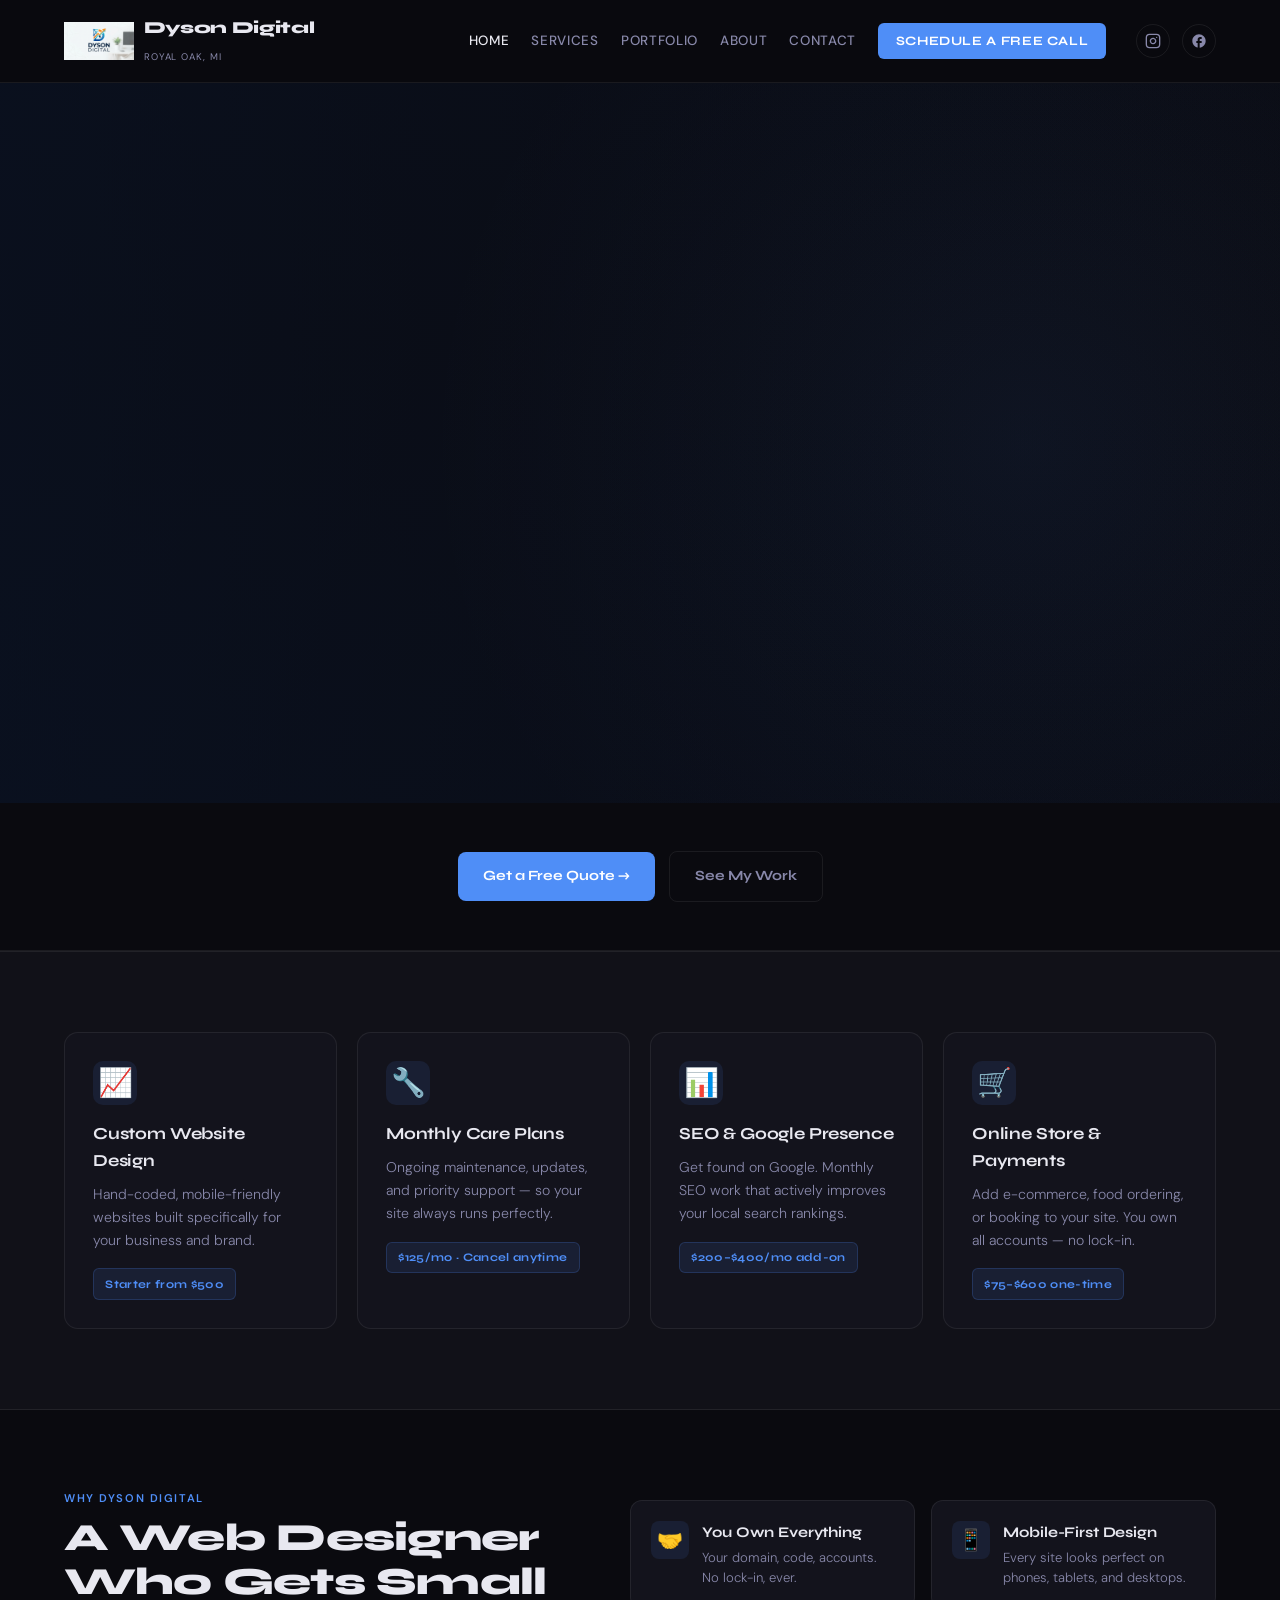
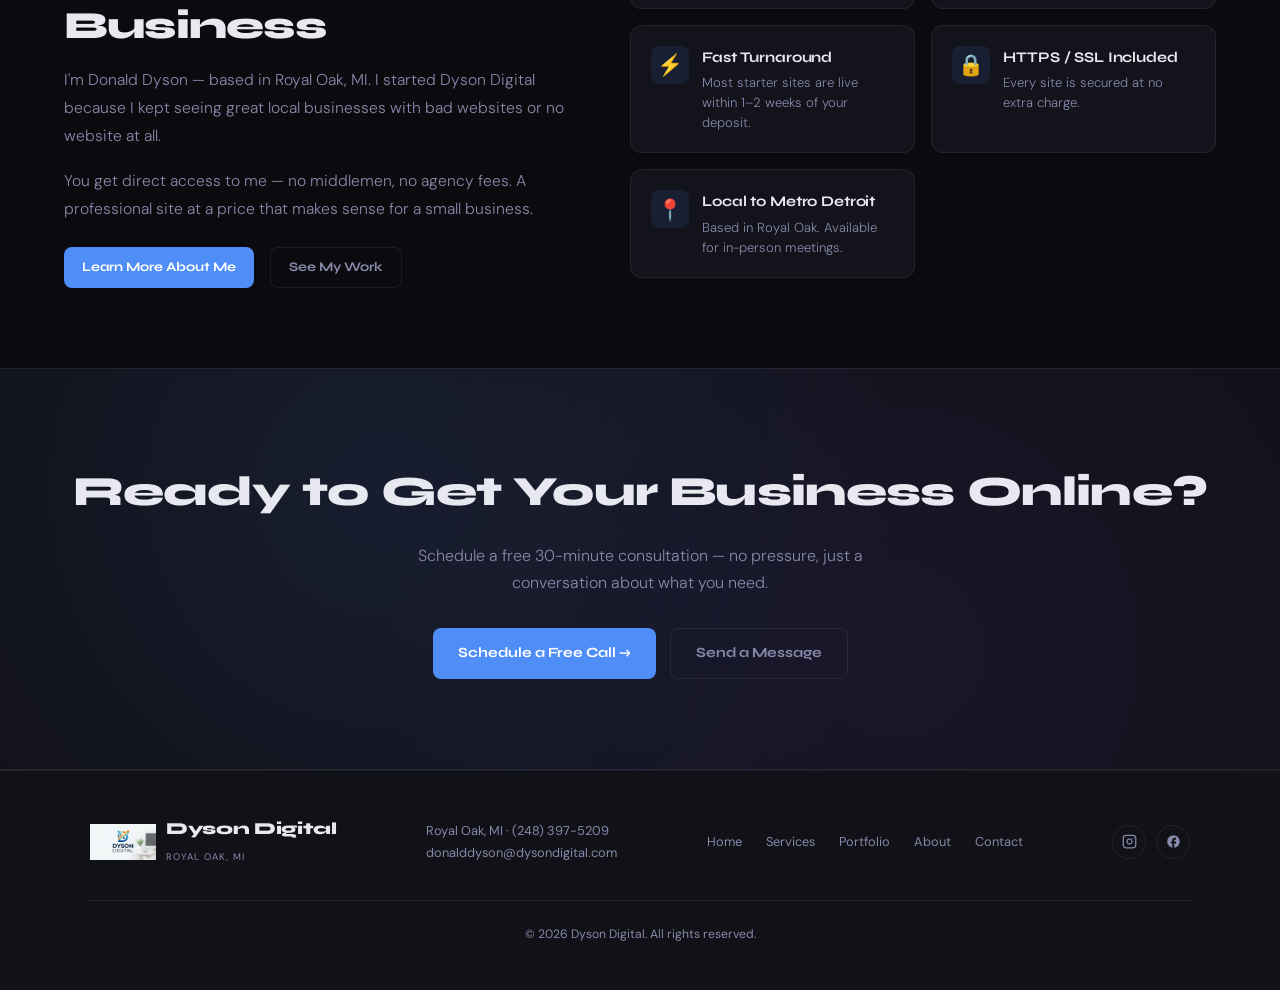
<file: index.html>
<!DOCTYPE html>
<html lang="en">
<head>
<!-- Google tag (gtag.js) -->
<script async src="https://www.googletagmanager.com/gtag/js?id=G-K0CQ3J6K0V"></script>
<script>
  window.dataLayer = window.dataLayer || [];
  function gtag(){dataLayer.push(arguments);}
  gtag('js', new Date());

  gtag('config', 'G-K0CQ3J6K0V');
</script>
<script type="text/javascript">
    (function(c,l,a,r,i,t,y){
        c[a]=c[a]||function(){(c[a].q=c[a].q||[]).push(arguments)};
        t=l.createElement(r);t.async=1;t.src="https://www.clarity.ms/tag/"+i;
        y=l.getElementsByTagName(r)[0];y.parentNode.insertBefore(t,y);
    })(window, document, "clarity", "script", "wgg3xy8wgd");
</script>
<meta charset="UTF-8">
<meta name="viewport" content="width=device-width, initial-scale=1.0">
<title>Dyson Digital | Web Designer Royal Oak MI | Metro Detroit</title>
<meta name="description" content="Dyson Digital builds custom websites for Metro Detroit small businesses. Based in Royal Oak, MI. Starting at $500. Schedule a free consultation.">
<link rel="canonical" href="https://dysondigital.com/">
<meta name="robots" content="index, follow">
<meta property="og:title" content="Dyson Digital | Web Designer Royal Oak MI">
<meta property="og:description" content="Custom websites for Metro Detroit small businesses. Starting at $500.">
<meta property="og:image" content="https://dysondigital.com/images/og-preview.jpg">
<meta property="og:url" content="https://dysondigital.com">
<meta property="og:type" content="website">
<meta name="twitter:card" content="summary_large_image">
<meta name="twitter:title" content="Dyson Digital | Web Designer Royal Oak MI">
<meta name="twitter:description" content="Custom websites for Metro Detroit small businesses. Starting at $500.">
<meta name="twitter:image" content="https://dysondigital.com/images/og-preview.jpg">
<link rel="icon" type="image/png" href="favicon.png">
<link rel="apple-touch-icon" href="favicon.png">
<meta name="theme-color" content="#1d6aff">
<link rel="stylesheet" href="style.css">

<!-- ProfessionalService (LocalBusiness) Schema -->
<script type="application/ld+json">
{
  "@context": "https://schema.org",
  "@type": "ProfessionalService",
  "name": "Dyson Digital",
  "image": "https://dysondigital.com/images/dysondigitallogo.png",
  "url": "https://dysondigital.com",
  "telephone": "+1-248-397-5209",
  "email": "donalddyson@dysondigital.com",
  "priceRange": "$500 - $1,500",
  "description": "Professional web design and SEO services for small businesses in Metro Detroit.",
  "address": {
    "@type": "PostalAddress",
    "addressLocality": "Royal Oak",
    "addressRegion": "MI",
    "addressCountry": "US"
  },
  "geo": {
    "@type": "GeoCoordinates",
    "latitude": 42.4895,
    "longitude": -83.1446
  },
  "areaServed": ["Royal Oak", "Detroit", "Metro Detroit", "Michigan"],
  "sameAs": [
    "https://www.instagram.com/dyson.digital",
    "https://www.facebook.com/profile.php?id=61573208819457"
  ],
  "founder": {
    "@type": "Person",
    "name": "Donald Dyson",
    "jobTitle": "Founder & Web Designer",
    "worksFor": {
      "@type": "Organization",
      "name": "Dyson Digital"
    }
  },
  "hasOfferCatalog": {
    "@type": "OfferCatalog",
    "name": "Web Design Services",
    "itemListElement": [
      {
        "@type": "Offer",
        "itemOffered": {
          "@type": "Service",
          "name": "Starter Website",
          "description": "Up to 5 pages, hand-coded and mobile-friendly. Ideal for small businesses needing a clean, professional web presence fast."
        },
        "price": "500",
        "priceCurrency": "USD"
      },
      {
        "@type": "Offer",
        "itemOffered": {
          "@type": "Service",
          "name": "Full Custom Site",
          "description": "Up to 8 pages, fully custom layout and design with advanced SEO, Google Maps integration, and 30-day post-launch support."
        },
        "price": "800",
        "priceCurrency": "USD"
      },
      {
        "@type": "Offer",
        "itemOffered": {
          "@type": "Service",
          "name": "Monthly Care Plan",
          "description": "Hands-on monthly maintenance: hosting, SSL, content updates, performance monitoring, and same-day priority support."
        },
        "price": "125",
        "priceCurrency": "USD"
      }
    ]
  }
}
</script>

<!-- Organization + Founder Schema -->
<script type="application/ld+json">
{
  "@context": "https://schema.org",
  "@type": "Organization",
  "name": "Dyson Digital",
  "url": "https://dysondigital.com",
  "logo": "https://dysondigital.com/images/dysondigitallogo.png",
  "founder": {
    "@type": "Person",
    "name": "Donald Dyson",
    "jobTitle": "Founder",
    "worksFor": {
      "@type": "Organization",
      "name": "Dyson Digital"
    }
  },
  "contactPoint": {
    "@type": "ContactPoint",
    "telephone": "+1-248-397-5209",
    "contactType": "customer service",
    "email": "donalddyson@dysondigital.com",
    "areaServed": "US",
    "availableLanguage": "English"
  },
  "sameAs": [
    "https://www.instagram.com/dyson.digital",
    "https://www.facebook.com/profile.php?id=61573208819457"
  ]
}
</script>

<!-- Breadcrumbs -->
<script type="application/ld+json">
{
  "@context": "https://schema.org",
  "@type": "BreadcrumbList",
  "itemListElement": [
    {
      "@type": "ListItem",
      "position": 1,
      "name": "Home",
      "item": "https://dysondigital.com/"
    }
  ]
}
</script>
</head>
<body>

<header>
  <a href="index.html" class="logo-wrap" aria-label="Dyson Digital home">
    <img src="images/dysondigitallogo.png" alt="Dyson Digital logo" height="50" loading="lazy">
    <span>
      <span class="logo-text">Dyson Digital</span><br>
      <span class="logo-sub">Royal Oak, MI</span>
    </span>
  </a>
  <button class="menu-toggle" aria-label="Toggle navigation menu" aria-expanded="false" aria-controls="main-nav" onclick="const n=document.getElementById('main-nav');n.classList.toggle('active');this.setAttribute('aria-expanded',n.classList.contains('active'));">&#9776;</button>
  <nav id="main-nav">
    <a href="index.html" class="active">Home</a>
    <a href="services.html">Services</a>
    <a href="portfolio.html">Portfolio</a>
    <a href="about.html">About</a>
    <a href="contact.html">Contact</a>
    <a href="https://calendly.com/donalddyson-dysondigital" target="_blank" rel="noopener" class="btn-nav">Schedule a Free Call</a>
    <div class="social-icons">
      <a href="https://www.instagram.com/dyson.digital?igsh=MTFlbjN6anN3eXRmOQ%3D%3D&amp;utm_source=qr" target="_blank" rel="noopener" aria-label="Dyson Digital on Instagram">
        <svg viewBox="0 0 24 24" fill="none" stroke="currentColor" stroke-width="2" stroke-linecap="round" stroke-linejoin="round"><rect x="2" y="2" width="20" height="20" rx="5" ry="5"/><path d="M16 11.37A4 4 0 1 1 12.63 8 4 4 0 0 1 16 11.37z"/><line x1="17.5" y1="6.5" x2="17.51" y2="6.5"/></svg>
      </a>
      <a href="https://www.facebook.com/profile.php?id=61573208819457&amp;mibextid=wwXIfr" target="_blank" rel="noopener" aria-label="Dyson Digital on Facebook">
        <svg viewBox="0 0 24 24" fill="currentColor"><path d="M22 12c0-5.52-4.48-10-10-10S2 6.48 2 12c0 4.84 3.44 8.87 8 9.8V15H8v-3h2V9.5C10 7.57 11.57 6 13.5 6H16v3h-2c-.55 0-1 .45-1 1v2h3v3h-3v6.95c5.05-.5 9-4.76 9-9.95z"/></svg>
      </a>
    </div>
  </nav>
</header>

<!-- HERO -->
<section class="hero">
  <h1 class="sr-only">We Help Metro Detroit Businesses Get More Customers Online — Dyson Digital, Royal Oak MI</h1>
  <div class="hero-media" aria-hidden="true">
    <video class="hero-video" autoplay muted loop playsinline preload="metadata" tabindex="-1">
      <source src="videos/dysondigitalwelcome.MP4" type="video/mp4">
    </video>
  </div>
  <div class="hero-ctas">
    <a href="contact.html#quote-form" class="btn">Get a Free Quote &rarr;</a>
    <a href="portfolio.html" class="btn btn-outline">See My Work</a>
  </div>
</section>

<!-- SERVICES STRIP -->
<section class="strip" id="services">
  <div class="sg">
    <div class="sc">
      <div class="si" aria-hidden="true">&#128200;</div>
      <h3>Custom Website Design</h3>
      <p>Hand-coded, mobile-friendly websites built specifically for your business and brand.</p>
      <div class="stag">Starter from $500</div>
    </div>
    <div class="sc">
      <div class="si" aria-hidden="true">&#128295;</div>
      <h3>Monthly Care Plans</h3>
      <p>Ongoing maintenance, updates, and priority support — so your site always runs perfectly.</p>
      <div class="stag">$125/mo &middot; Cancel anytime</div>
    </div>
    <div class="sc">
      <div class="si" aria-hidden="true">&#128202;</div>
      <h3>SEO &amp; Google Presence</h3>
      <p>Get found on Google. Monthly SEO work that actively improves your local search rankings.</p>
      <div class="stag">$200&ndash;$400/mo add-on</div>
    </div>
    <div class="sc">
      <div class="si" aria-hidden="true">&#128722;</div>
      <h3>Online Store &amp; Payments</h3>
      <p>Add e-commerce, food ordering, or booking to your site. You own all accounts — no lock-in.</p>
      <div class="stag">$75&ndash;$600 one-time</div>
    </div>
  </div>
</section>

<!-- WHY DYSON DIGITAL -->
<section class="why">
  <div class="wi">
    <div class="wt">
      <div class="sl">Why Dyson Digital</div>
      <h2>A Web Designer Who Gets Small Business</h2>
      <p>I'm Donald Dyson — based in Royal Oak, MI. I started Dyson Digital because I kept seeing great local businesses with bad websites or no website at all.</p>
      <p>You get direct access to me — no middlemen, no agency fees. A professional site at a price that makes sense for a small business.</p>
      <div class="btn-row">
        <a href="about.html" class="btn btn-sm">Learn More About Me</a>
        <a href="portfolio.html" class="btn btn-outline btn-sm">See My Work</a>
      </div>
    </div>
    <div class="wl">
      <div class="wi2"><div class="wic" aria-hidden="true">&#129309;</div><div><h4>You Own Everything</h4><p>Your domain, code, accounts. No lock-in, ever.</p></div></div>
      <div class="wi2"><div class="wic" aria-hidden="true">&#128241;</div><div><h4>Mobile-First Design</h4><p>Every site looks perfect on phones, tablets, and desktops.</p></div></div>
      <div class="wi2"><div class="wic" aria-hidden="true">&#9889;</div><div><h4>Fast Turnaround</h4><p>Most starter sites are live within 1&ndash;2 weeks of your deposit.</p></div></div>
      <div class="wi2"><div class="wic" aria-hidden="true">&#128274;</div><div><h4>HTTPS / SSL Included</h4><p>Every site is secured at no extra charge.</p></div></div>
      <div class="wi2"><div class="wic" aria-hidden="true">&#128205;</div><div><h4>Local to Metro Detroit</h4><p>Based in Royal Oak. Available for in-person meetings.</p></div></div>
    </div>
  </div>
</section>

<!-- CTA BAR -->
<section class="cta-b">
  <h2>Ready to Get Your Business Online?</h2>
  <p>Schedule a free 30-minute consultation — no pressure, just a conversation about what you need.</p>
  <div class="cta-btns">
    <a href="https://calendly.com/donalddyson-dysondigital" target="_blank" rel="noopener" class="btn">Schedule a Free Call &rarr;</a>
    <a href="contact.html" class="btn btn-outline">Send a Message</a>
  </div>
</section>

<!-- FOOTER -->
<footer>
  <div class="fi">
    <div class="footer-brand">
      <img src="images/dysondigitallogo.png" alt="Dyson Digital logo" loading="lazy">
      <div>
        <span class="logo-text">Dyson Digital</span><br>
        <span class="logo-sub">Royal Oak, MI</span>
      </div>
    </div>
    <div class="footer-contact">
      Royal Oak, MI &middot; <a href="tel:+12483975209">(248) 397-5209</a><br>
      <a href="mailto:donalddyson@dysondigital.com">donalddyson@dysondigital.com</a>
    </div>
    <div class="fl">
      <a href="index.html">Home</a>
      <a href="services.html">Services</a>
      <a href="portfolio.html">Portfolio</a>
      <a href="about.html">About</a>
      <a href="contact.html">Contact</a>
    </div>
    <div class="footer-social">
      <a href="https://www.instagram.com/dyson.digital?igsh=MTFlbjN6anN3eXRmOQ%3D%3D&amp;utm_source=qr" target="_blank" rel="noopener" aria-label="Dyson Digital on Instagram">
        <svg viewBox="0 0 24 24" fill="none" stroke="currentColor" stroke-width="2" stroke-linecap="round" stroke-linejoin="round"><rect x="2" y="2" width="20" height="20" rx="5" ry="5"/><path d="M16 11.37A4 4 0 1 1 12.63 8 4 4 0 0 1 16 11.37z"/><line x1="17.5" y1="6.5" x2="17.51" y2="6.5"/></svg>
      </a>
      <a href="https://www.facebook.com/profile.php?id=61573208819457&amp;mibextid=wwXIfr" target="_blank" rel="noopener" aria-label="Dyson Digital on Facebook">
        <svg viewBox="0 0 24 24" fill="currentColor"><path d="M22 12c0-5.52-4.48-10-10-10S2 6.48 2 12c0 4.84 3.44 8.87 8 9.8V15H8v-3h2V9.5C10 7.57 11.57 6 13.5 6H16v3h-2c-.55 0-1 .45-1 1v2h3v3h-3v6.95c5.05-.5 9-4.76 9-9.95z"/></svg>
      </a>
    </div>
  </div>
  <div class="footer-bottom">
    <span class="fc">&copy; 2026 Dyson Digital. All rights reserved.</span>
  </div>
</footer>

</body>
</html>
</file>
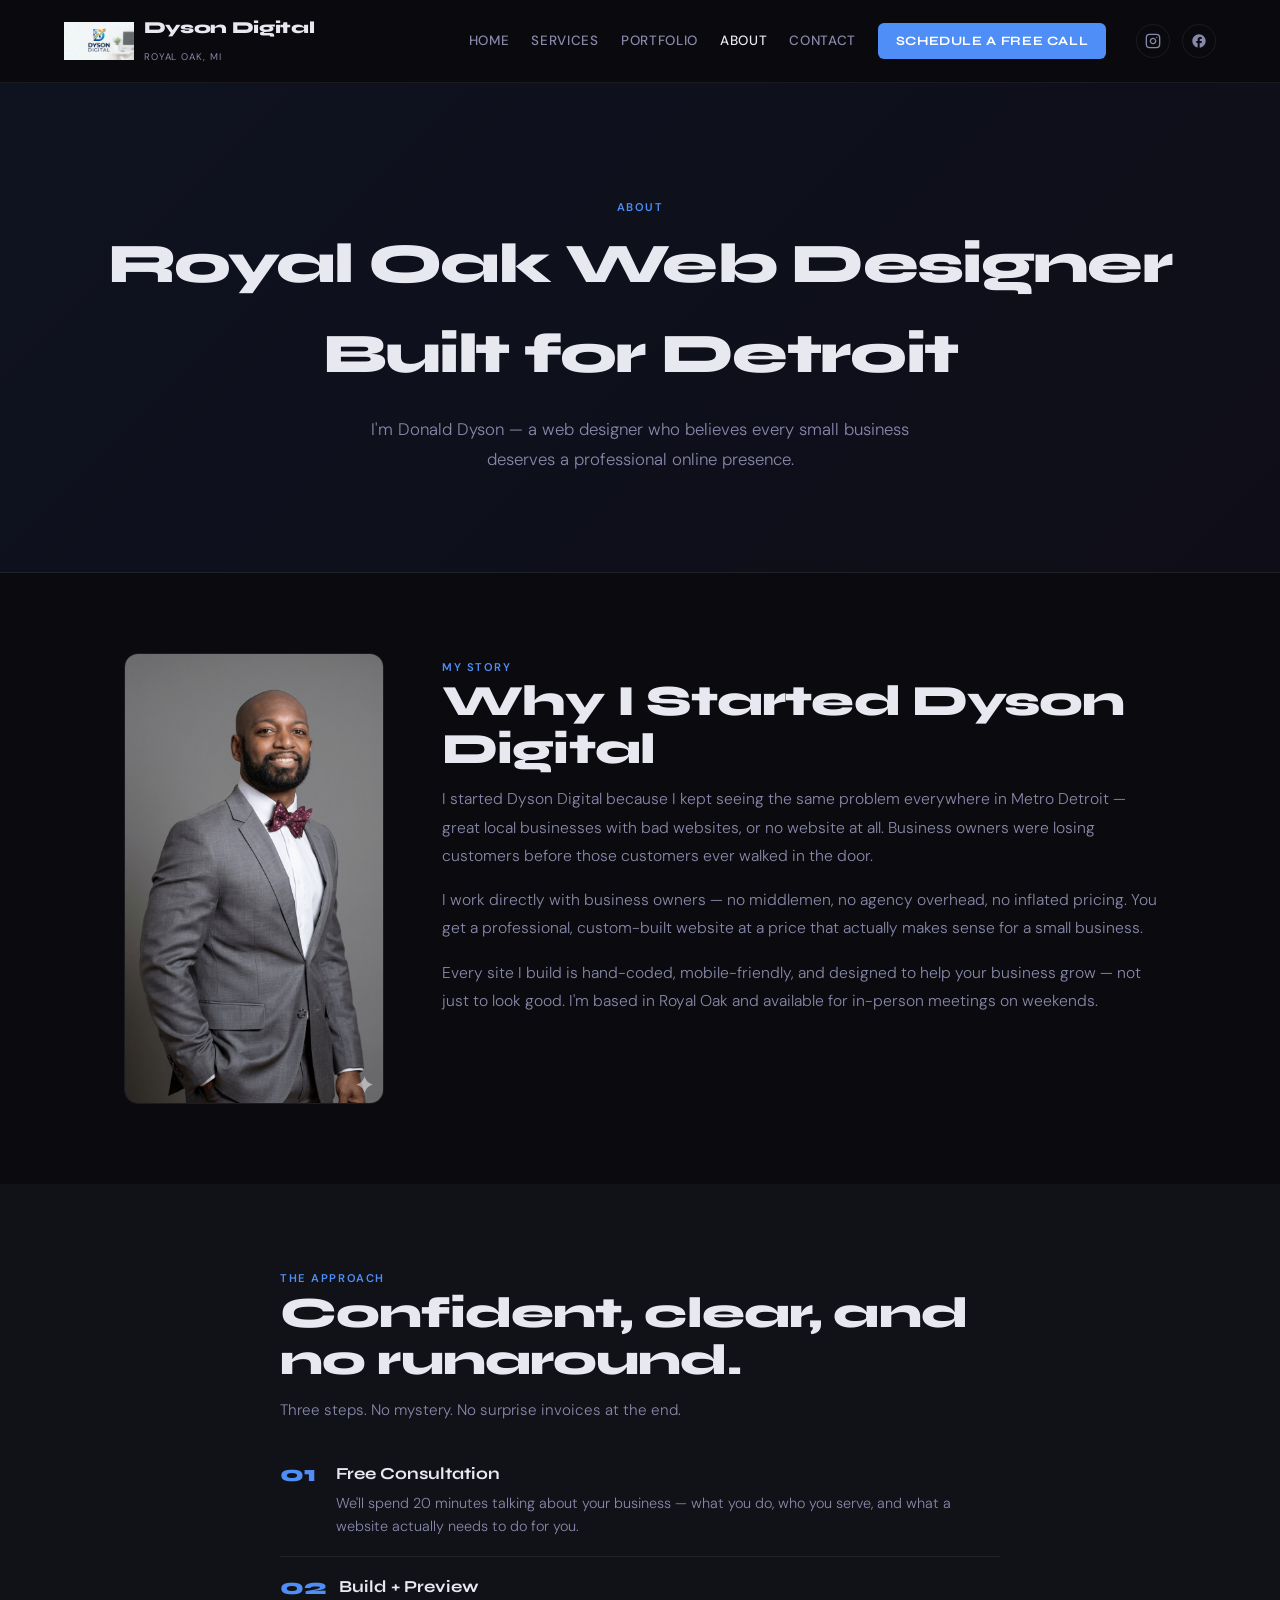
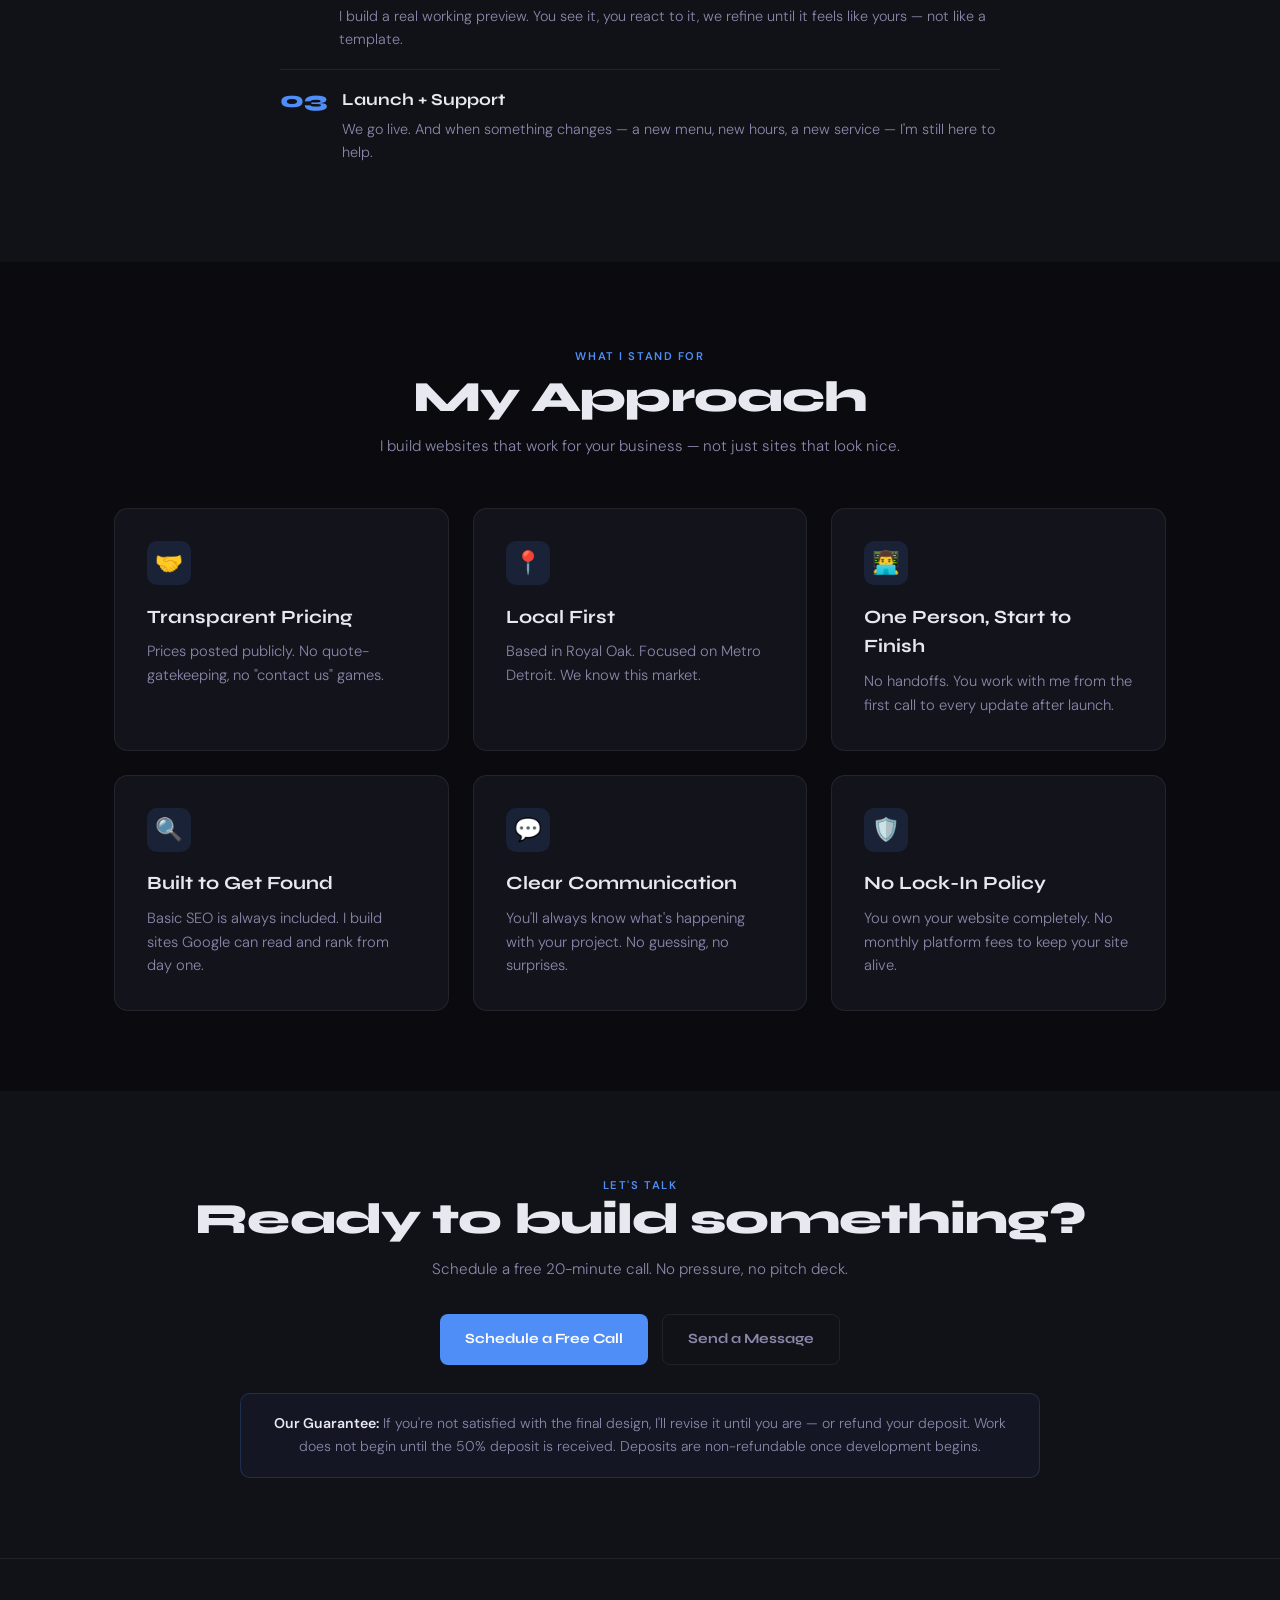
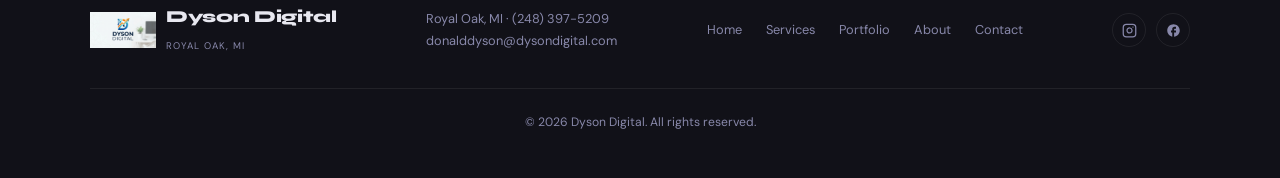
<file: about.html>
<!DOCTYPE html>
<html lang="en">
<head>
<!-- Google tag (gtag.js) -->
<script async src="https://www.googletagmanager.com/gtag/js?id=G-K0CQ3J6K0V"></script>
<script>
  window.dataLayer = window.dataLayer || [];
  function gtag(){dataLayer.push(arguments);}
  gtag('js', new Date());

  gtag('config', 'G-K0CQ3J6K0V');
</script>
<script type="text/javascript">
    (function(c,l,a,r,i,t,y){
        c[a]=c[a]||function(){(c[a].q=c[a].q||[]).push(arguments)};
        t=l.createElement(r);t.async=1;t.src="https://www.clarity.ms/tag/"+i;
        y=l.getElementsByTagName(r)[0];y.parentNode.insertBefore(t,y);
    })(window, document, "clarity", "script", "wgg3xy8wgd");
</script>
<meta charset="UTF-8">
<meta name="viewport" content="width=device-width, initial-scale=1.0">
<title>About Donald Dyson | Founder of Dyson Digital Royal Oak MI</title>
<meta name="description" content="Meet Donald Dyson, founder of Dyson Digital in Royal Oak, MI. Personal, hands-on web design and SEO for Metro Detroit small businesses since day one.">
<link rel="canonical" href="https://dysondigital.com/about.html">
<meta name="robots" content="index, follow">
<meta property="og:title" content="About Donald Dyson | Dyson Digital">
<meta property="og:description" content="Meet Donald Dyson, founder of Dyson Digital. Personal, hands-on web design for Metro Detroit small businesses.">
<meta property="og:image" content="https://dysondigital.com/images/og-preview.jpg">
<meta property="og:url" content="https://dysondigital.com/about.html">
<meta property="og:type" content="website">
<meta name="twitter:card" content="summary_large_image">
<meta name="twitter:title" content="About Donald Dyson | Dyson Digital">
<meta name="twitter:description" content="Meet Donald Dyson, founder of Dyson Digital. Personal, hands-on web design for Metro Detroit small businesses.">
<meta name="twitter:image" content="https://dysondigital.com/images/og-preview.jpg">
<link rel="icon" type="image/png" href="favicon.png">
<link rel="apple-touch-icon" href="favicon.png">
<meta name="theme-color" content="#1d6aff">
<link rel="stylesheet" href="style.css">

<!-- Organization + Founder -->
<script type="application/ld+json">
{
  "@context": "https://schema.org",
  "@type": "Organization",
  "name": "Dyson Digital",
  "url": "https://dysondigital.com",
  "logo": "https://dysondigital.com/images/dysondigitallogo.png",
  "founder": {
    "@type": "Person",
    "name": "Donald Dyson",
    "jobTitle": "Founder & Web Designer",
    "image": "https://dysondigital.com/images/greysuit.png",
    "worksFor": {
      "@type": "Organization",
      "name": "Dyson Digital"
    },
    "address": {
      "@type": "PostalAddress",
      "addressLocality": "Royal Oak",
      "addressRegion": "MI",
      "addressCountry": "US"
    }
  },
  "sameAs": [
    "https://www.instagram.com/dyson.digital",
    "https://www.facebook.com/profile.php?id=61573208819457"
  ]
}
</script>

<!-- Breadcrumbs -->
<script type="application/ld+json">
{
  "@context": "https://schema.org",
  "@type": "BreadcrumbList",
  "itemListElement": [
    {"@type": "ListItem", "position": 1, "name": "Home", "item": "https://dysondigital.com/"},
    {"@type": "ListItem", "position": 2, "name": "About", "item": "https://dysondigital.com/about.html"}
  ]
}
</script>
</head>
<body>

<header>
  <a href="index.html" class="logo-wrap" aria-label="Dyson Digital home">
    <img src="images/dysondigitallogo.png" alt="Dyson Digital logo" height="50" loading="lazy">
    <span>
      <span class="logo-text">Dyson Digital</span><br>
      <span class="logo-sub">Royal Oak, MI</span>
    </span>
  </a>
  <button class="menu-toggle" aria-label="Toggle navigation menu" aria-expanded="false" aria-controls="main-nav" onclick="const n=document.getElementById('main-nav');n.classList.toggle('active');this.setAttribute('aria-expanded',n.classList.contains('active'));">&#9776;</button>
  <nav id="main-nav">
    <a href="index.html">Home</a>
    <a href="services.html">Services</a>
    <a href="portfolio.html">Portfolio</a>
    <a href="about.html" class="active">About</a>
    <a href="contact.html">Contact</a>
    <a href="https://calendly.com/donalddyson-dysondigital" target="_blank" rel="noopener" class="btn-nav">Schedule a Free Call</a>
    <div class="social-icons">
      <a href="https://www.instagram.com/dyson.digital?igsh=MTFlbjN6anN3eXRmOQ%3D%3D&amp;utm_source=qr" target="_blank" rel="noopener" aria-label="Dyson Digital on Instagram">
        <svg viewBox="0 0 24 24" fill="none" stroke="currentColor" stroke-width="2" stroke-linecap="round" stroke-linejoin="round"><rect x="2" y="2" width="20" height="20" rx="5" ry="5"/><path d="M16 11.37A4 4 0 1 1 12.63 8 4 4 0 0 1 16 11.37z"/><line x1="17.5" y1="6.5" x2="17.51" y2="6.5"/></svg>
      </a>
      <a href="https://www.facebook.com/profile.php?id=61573208819457&amp;mibextid=wwXIfr" target="_blank" rel="noopener" aria-label="Dyson Digital on Facebook">
        <svg viewBox="0 0 24 24" fill="currentColor"><path d="M22 12c0-5.52-4.48-10-10-10S2 6.48 2 12c0 4.84 3.44 8.87 8 9.8V15H8v-3h2V9.5C10 7.57 11.57 6 13.5 6H16v3h-2c-.55 0-1 .45-1 1v2h3v3h-3v6.95c5.05-.5 9-4.76 9-9.95z"/></svg>
      </a>
    </div>
  </nav>
</header>

<!-- PAGE HERO -->
<section class="page-hero">
  <span class="sl">About</span>
  <h1>Royal Oak Web Designer Built for Detroit</h1>
  <p>I'm Donald Dyson — a web designer who believes every small business deserves a professional online presence.</p>
</section>

<!-- ABOUT MAIN -->
<section>
  <div class="container">
    <div class="grid-2">
      <div class="about-img">
        <img src="images/greysuit.png" alt="Donald Dyson, founder of Dyson Digital in Royal Oak MI" loading="lazy">
      </div>
      <div class="about-text">
        <span class="sl">My Story</span>
        <h2 class="st">Why I Started Dyson Digital</h2>
        <p>I started Dyson Digital because I kept seeing the same problem everywhere in Metro Detroit — great local businesses with bad websites, or no website at all. Business owners were losing customers before those customers ever walked in the door.</p>
        <p>I work directly with business owners — no middlemen, no agency overhead, no inflated pricing. You get a professional, custom-built website at a price that actually makes sense for a small business.</p>
        <p>Every site I build is hand-coded, mobile-friendly, and designed to help your business grow — not just to look good. I'm based in Royal Oak and available for in-person meetings on weekends.</p>
      </div>
    </div>
  </div>
</section>

<!-- APPROACH -->
<section class="section-light">
  <div class="container">
    <div style="max-width:720px;margin:0 auto;">
      <span class="sl">The Approach</span>
      <h2 class="st">Confident, clear, and no runaround.</h2>
      <p class="ss">Three steps. No mystery. No surprise invoices at the end.</p>
      <ol class="steps-list">
        <li>
          <span class="step-num">01</span>
          <div class="step-body">
            <h4>Free Consultation</h4>
            <p>We'll spend 20 minutes talking about your business — what you do, who you serve, and what a website actually needs to do for you.</p>
          </div>
        </li>
        <li>
          <span class="step-num">02</span>
          <div class="step-body">
            <h4>Build + Preview</h4>
            <p>I build a real working preview. You see it, you react to it, we refine until it feels like yours — not like a template.</p>
          </div>
        </li>
        <li>
          <span class="step-num">03</span>
          <div class="step-body">
            <h4>Launch + Support</h4>
            <p>We go live. And when something changes — a new menu, new hours, a new service — I'm still here to help.</p>
          </div>
        </li>
      </ol>
    </div>
  </div>
</section>

<!-- VALUES -->
<section>
  <div class="container">
    <div class="sh" style="text-align:center;">
      <span class="sl">What I Stand For</span>
      <h2 class="st">My Approach</h2>
      <p class="ss" style="margin:0 auto;">I build websites that work for your business — not just sites that look nice.</p>
    </div>
    <div class="grid-3">
      <div class="card">
        <div class="service-icon" aria-hidden="true" style="font-size:1.4rem;">&#129309;</div>
        <h3 style="margin-bottom:0.5rem;">Transparent Pricing</h3>
        <p style="color:var(--muted);font-size:0.92rem;font-weight:300;">Prices posted publicly. No quote-gatekeeping, no "contact us" games.</p>
      </div>
      <div class="card">
        <div class="service-icon" aria-hidden="true" style="font-size:1.4rem;">&#128205;</div>
        <h3 style="margin-bottom:0.5rem;">Local First</h3>
        <p style="color:var(--muted);font-size:0.92rem;font-weight:300;">Based in Royal Oak. Focused on Metro Detroit. We know this market.</p>
      </div>
      <div class="card">
        <div class="service-icon" aria-hidden="true" style="font-size:1.4rem;">&#128104;&#8205;&#128187;</div>
        <h3 style="margin-bottom:0.5rem;">One Person, Start to Finish</h3>
        <p style="color:var(--muted);font-size:0.92rem;font-weight:300;">No handoffs. You work with me from the first call to every update after launch.</p>
      </div>
      <div class="card">
        <div class="service-icon" aria-hidden="true" style="font-size:1.4rem;">&#128269;</div>
        <h3 style="margin-bottom:0.5rem;">Built to Get Found</h3>
        <p style="color:var(--muted);font-size:0.92rem;font-weight:300;">Basic SEO is always included. I build sites Google can read and rank from day one.</p>
      </div>
      <div class="card">
        <div class="service-icon" aria-hidden="true" style="font-size:1.4rem;">&#128172;</div>
        <h3 style="margin-bottom:0.5rem;">Clear Communication</h3>
        <p style="color:var(--muted);font-size:0.92rem;font-weight:300;">You'll always know what's happening with your project. No guessing, no surprises.</p>
      </div>
      <div class="card">
        <div class="service-icon" aria-hidden="true" style="font-size:1.4rem;">&#128737;&#65039;</div>
        <h3 style="margin-bottom:0.5rem;">No Lock-In Policy</h3>
        <p style="color:var(--muted);font-size:0.92rem;font-weight:300;">You own your website completely. No monthly platform fees to keep your site alive.</p>
      </div>
    </div>
  </div>
</section>

<!-- CTA -->
<section class="section-light">
  <div class="container" style="text-align:center;">
    <span class="sl">Let's Talk</span>
    <h2 class="st">Ready to build something?</h2>
    <p class="ss" style="margin:0 auto 2rem;">Schedule a free 20-minute call. No pressure, no pitch deck.</p>
    <div style="display:flex;gap:14px;justify-content:center;flex-wrap:wrap;">
      <a href="https://calendly.com/donalddyson-dysondigital" target="_blank" rel="noopener" class="btn">Schedule a Free Call</a>
      <a href="contact.html" class="btn btn-outline">Send a Message</a>
    </div>
    <div class="guarantee-box">
      <strong>Our Guarantee:</strong> If you're not satisfied with the final design, I'll revise it until you are — or refund your deposit. Work does not begin until the 50% deposit is received. Deposits are non-refundable once development begins.
    </div>
  </div>
</section>

<!-- FOOTER -->
<footer>
  <div class="fi">
    <div class="footer-brand">
      <img src="images/dysondigitallogo.png" alt="Dyson Digital logo" loading="lazy">
      <div>
        <span class="logo-text">Dyson Digital</span><br>
        <span class="logo-sub">Royal Oak, MI</span>
      </div>
    </div>
    <div class="footer-contact">
      Royal Oak, MI &middot; <a href="tel:+12483975209">(248) 397-5209</a><br>
      <a href="mailto:donalddyson@dysondigital.com">donalddyson@dysondigital.com</a>
    </div>
    <div class="fl">
      <a href="index.html">Home</a>
      <a href="services.html">Services</a>
      <a href="portfolio.html">Portfolio</a>
      <a href="about.html">About</a>
      <a href="contact.html">Contact</a>
    </div>
    <div class="footer-social">
      <a href="https://www.instagram.com/dyson.digital?igsh=MTFlbjN6anN3eXRmOQ%3D%3D&amp;utm_source=qr" target="_blank" rel="noopener" aria-label="Dyson Digital on Instagram">
        <svg viewBox="0 0 24 24" fill="none" stroke="currentColor" stroke-width="2" stroke-linecap="round" stroke-linejoin="round"><rect x="2" y="2" width="20" height="20" rx="5" ry="5"/><path d="M16 11.37A4 4 0 1 1 12.63 8 4 4 0 0 1 16 11.37z"/><line x1="17.5" y1="6.5" x2="17.51" y2="6.5"/></svg>
      </a>
      <a href="https://www.facebook.com/profile.php?id=61573208819457&amp;mibextid=wwXIfr" target="_blank" rel="noopener" aria-label="Dyson Digital on Facebook">
        <svg viewBox="0 0 24 24" fill="currentColor"><path d="M22 12c0-5.52-4.48-10-10-10S2 6.48 2 12c0 4.84 3.44 8.87 8 9.8V15H8v-3h2V9.5C10 7.57 11.57 6 13.5 6H16v3h-2c-.55 0-1 .45-1 1v2h3v3h-3v6.95c5.05-.5 9-4.76 9-9.95z"/></svg>
      </a>
    </div>
  </div>
  <div class="footer-bottom">
    <span class="fc">&copy; 2026 Dyson Digital. All rights reserved.</span>
  </div>
</footer>

</body>
</html>
</file>
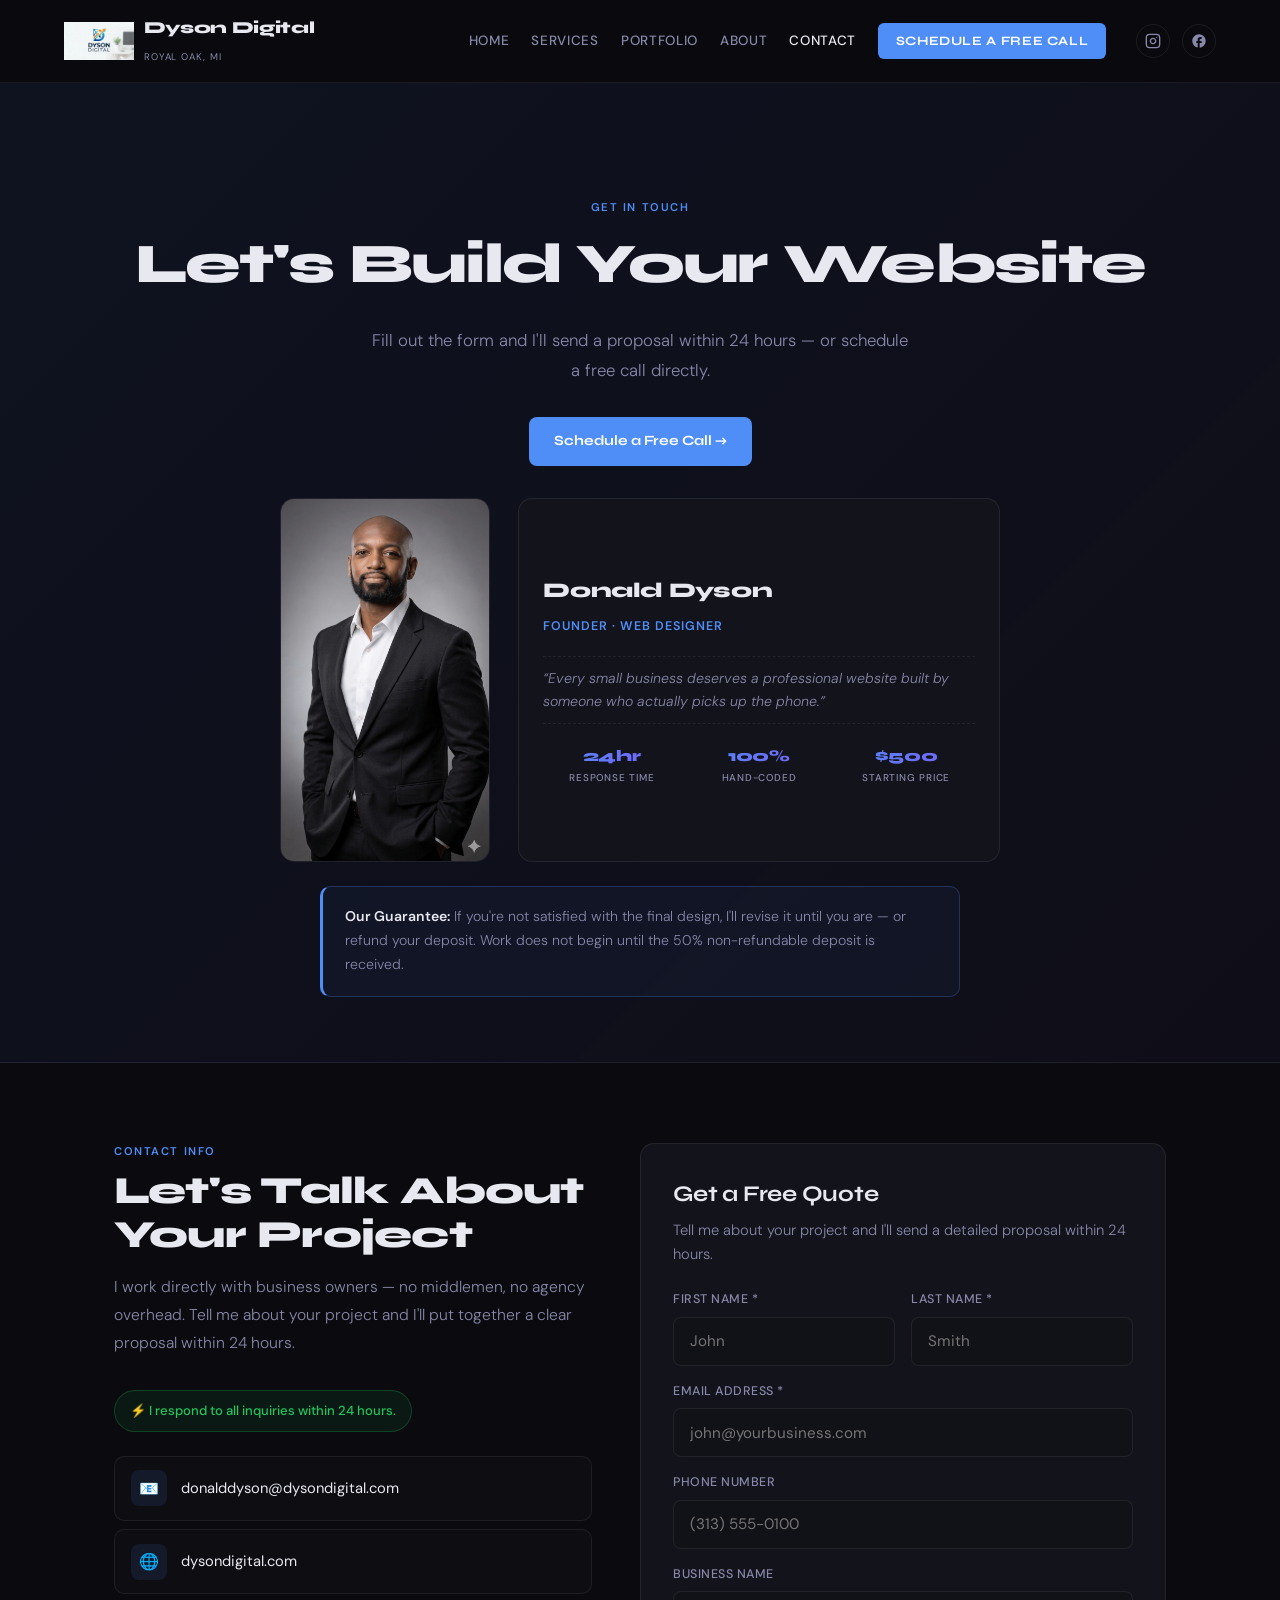
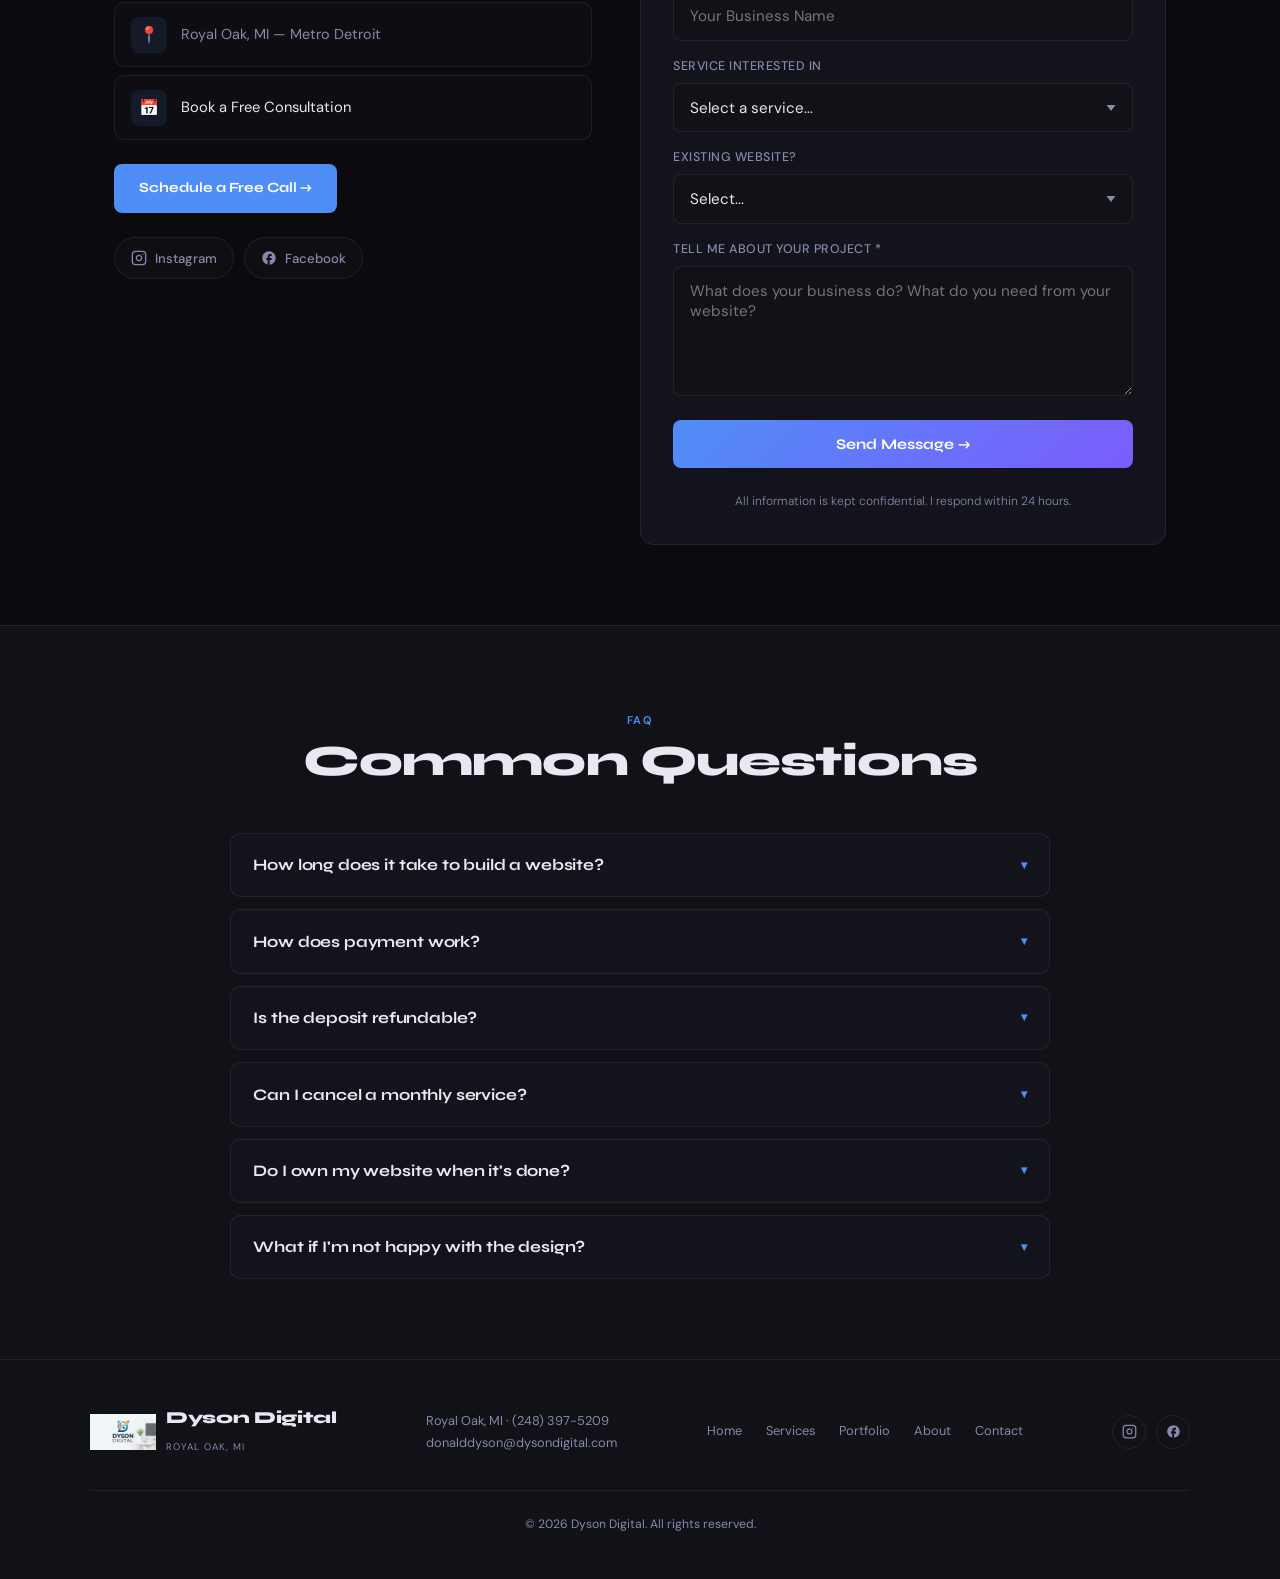
<file: contact.html>
<!DOCTYPE html>
<html lang="en">
<head>
<!-- Google tag (gtag.js) -->
<script async src="https://www.googletagmanager.com/gtag/js?id=G-K0CQ3J6K0V"></script>
<script>
  window.dataLayer = window.dataLayer || [];
  function gtag(){dataLayer.push(arguments);}
  gtag('js', new Date());

  gtag('config', 'G-K0CQ3J6K0V');
</script>
<script type="text/javascript">
    (function(c,l,a,r,i,t,y){
        c[a]=c[a]||function(){(c[a].q=c[a].q||[]).push(arguments)};
        t=l.createElement(r);t.async=1;t.src="https://www.clarity.ms/tag/"+i;
        y=l.getElementsByTagName(r)[0];y.parentNode.insertBefore(t,y);
    })(window, document, "clarity", "script", "wgg3xy8wgd");
</script>
<meta charset="UTF-8">
<meta name="viewport" content="width=device-width, initial-scale=1.0">
<title>Contact Dyson Digital | Free Web Design Quote Royal Oak MI</title>
<meta name="description" content="Contact Dyson Digital for a free web design quote in Metro Detroit. Call (248) 397-5209, email, or schedule a free consultation call with Donald Dyson today.">
<link rel="canonical" href="https://dysondigital.com/contact.html">
<meta name="robots" content="index, follow">
<meta property="og:title" content="Contact Dyson Digital | Free Quote">
<meta property="og:description" content="Contact Dyson Digital for a free web design quote in Metro Detroit.">
<meta property="og:image" content="https://dysondigital.com/images/og-preview.jpg">
<meta property="og:url" content="https://dysondigital.com/contact.html">
<meta property="og:type" content="website">
<meta name="twitter:card" content="summary_large_image">
<meta name="twitter:title" content="Contact Dyson Digital | Free Quote">
<meta name="twitter:description" content="Contact Dyson Digital for a free web design quote in Metro Detroit.">
<meta name="twitter:image" content="https://dysondigital.com/images/og-preview.jpg">
<link rel="icon" type="image/png" href="favicon.png">
<link rel="apple-touch-icon" href="favicon.png">
<meta name="theme-color" content="#1d6aff">
<link rel="stylesheet" href="style.css">

<!-- FAQPage Schema - text matches visible FAQ exactly -->
<script type="application/ld+json">
{
  "@context": "https://schema.org",
  "@type": "FAQPage",
  "mainEntity": [
    {
      "@type": "Question",
      "name": "How long does it take to build a website?",
      "acceptedAnswer": {
        "@type": "Answer",
        "text": "Most starter websites are live within 1-2 weeks of receiving your deposit and content. Full custom sites typically take 2-4 weeks depending on complexity."
      }
    },
    {
      "@type": "Question",
      "name": "How does payment work?",
      "acceptedAnswer": {
        "@type": "Answer",
        "text": "All projects require a 50% non-refundable deposit upfront - work begins only after this is paid and cleared. The remaining 50% is due when the site is complete and ready to launch. I invoice through Wave - clients can pay by credit card or bank transfer."
      }
    },
    {
      "@type": "Question",
      "name": "Is the deposit refundable?",
      "acceptedAnswer": {
        "@type": "Answer",
        "text": "The 50% deposit is non-refundable once work has begun. If you're not happy with the design direction before development starts, I'll revise until we're aligned. Your investment is always protected."
      }
    },
    {
      "@type": "Question",
      "name": "Can I cancel a monthly service?",
      "acceptedAnswer": {
        "@type": "Answer",
        "text": "Yes - all monthly services (Care Plan, SEO, Growth Bundle) can be cancelled anytime with 30 days written notice. No long-term contracts."
      }
    },
    {
      "@type": "Question",
      "name": "Do I own my website when it's done?",
      "acceptedAnswer": {
        "@type": "Answer",
        "text": "Yes - 100%. You own the domain, all the code, and every account. There's no ongoing fee to keep your site alive. It's yours outright."
      }
    },
    {
      "@type": "Question",
      "name": "What if I'm not happy with the design?",
      "acceptedAnswer": {
        "@type": "Answer",
        "text": "I revise until you're happy - that's my guarantee. If we can't come to an agreement before development begins, I'll refund your deposit."
      }
    }
  ]
}
</script>

<!-- Organization + Founder -->
<script type="application/ld+json">
{
  "@context": "https://schema.org",
  "@type": "Organization",
  "name": "Dyson Digital",
  "url": "https://dysondigital.com",
  "logo": "https://dysondigital.com/images/dysondigitallogo.png",
  "founder": {
    "@type": "Person",
    "name": "Donald Dyson",
    "jobTitle": "Founder",
    "worksFor": {
      "@type": "Organization",
      "name": "Dyson Digital"
    }
  },
  "contactPoint": {
    "@type": "ContactPoint",
    "telephone": "+1-248-397-5209",
    "contactType": "customer service",
    "email": "donalddyson@dysondigital.com",
    "areaServed": "US",
    "availableLanguage": "English"
  },
  "sameAs": [
    "https://www.instagram.com/dyson.digital",
    "https://www.facebook.com/profile.php?id=61573208819457"
  ]
}
</script>

<!-- Breadcrumbs -->
<script type="application/ld+json">
{
  "@context": "https://schema.org",
  "@type": "BreadcrumbList",
  "itemListElement": [
    {"@type": "ListItem", "position": 1, "name": "Home", "item": "https://dysondigital.com/"},
    {"@type": "ListItem", "position": 2, "name": "Contact", "item": "https://dysondigital.com/contact.html"}
  ]
}
</script>
</head>
<body>

<header>
  <a href="index.html" class="logo-wrap" aria-label="Dyson Digital home">
    <img src="images/dysondigitallogo.png" alt="Dyson Digital logo" height="50" loading="lazy">
    <span>
      <span class="logo-text">Dyson Digital</span><br>
      <span class="logo-sub">Royal Oak, MI</span>
    </span>
  </a>
  <button class="menu-toggle" aria-label="Toggle navigation menu" aria-expanded="false" aria-controls="main-nav" onclick="const n=document.getElementById('main-nav');n.classList.toggle('active');this.setAttribute('aria-expanded',n.classList.contains('active'));">&#9776;</button>
  <nav id="main-nav">
    <a href="index.html">Home</a>
    <a href="services.html">Services</a>
    <a href="portfolio.html">Portfolio</a>
    <a href="about.html">About</a>
    <a href="contact.html" class="active">Contact</a>
    <a href="https://calendly.com/donalddyson-dysondigital" target="_blank" rel="noopener" class="btn-nav">Schedule a Free Call</a>
    <div class="social-icons">
      <a href="https://www.instagram.com/dyson.digital?igsh=MTFlbjN6anN3eXRmOQ%3D%3D&amp;utm_source=qr" target="_blank" rel="noopener" aria-label="Dyson Digital on Instagram">
        <svg viewBox="0 0 24 24" fill="none" stroke="currentColor" stroke-width="2" stroke-linecap="round" stroke-linejoin="round"><rect x="2" y="2" width="20" height="20" rx="5" ry="5"/><path d="M16 11.37A4 4 0 1 1 12.63 8 4 4 0 0 1 16 11.37z"/><line x1="17.5" y1="6.5" x2="17.51" y2="6.5"/></svg>
      </a>
      <a href="https://www.facebook.com/profile.php?id=61573208819457&amp;mibextid=wwXIfr" target="_blank" rel="noopener" aria-label="Dyson Digital on Facebook">
        <svg viewBox="0 0 24 24" fill="currentColor"><path d="M22 12c0-5.52-4.48-10-10-10S2 6.48 2 12c0 4.84 3.44 8.87 8 9.8V15H8v-3h2V9.5C10 7.57 11.57 6 13.5 6H16v3h-2c-.55 0-1 .45-1 1v2h3v3h-3v6.95c5.05-.5 9-4.76 9-9.95z"/></svg>
      </a>
    </div>
  </nav>
</header>

<!-- PAGE HERO -->
<section class="page-hero">
  <span class="sl">Get In Touch</span>
  <h1>Let's Build Your Website</h1>
  <p>Fill out the form and I'll send a proposal within 24 hours — or schedule a free call directly.</p>
  <a href="https://calendly.com/donalddyson-dysondigital" target="_blank" rel="noopener" class="btn">Schedule a Free Call &rarr;</a>

  <div class="intro-row">
    <div class="contact-hero-img">
      <img src="images/blacksuit.png" alt="Donald Dyson, Web Designer at Dyson Digital in Royal Oak MI" loading="lazy">
    </div>
    <div class="intro-panel">
      <div class="ip-name">Donald Dyson</div>
      <div class="ip-role">Founder &middot; Web Designer</div>
      <div class="ip-quote">&ldquo;Every small business deserves a professional website built by someone who actually picks up the phone.&rdquo;</div>
      <div class="ip-stats">
        <div><div class="ip-n">24hr</div><div class="ip-l">Response Time</div></div>
        <div><div class="ip-n">100%</div><div class="ip-l">Hand-Coded</div></div>
        <div><div class="ip-n">$500</div><div class="ip-l">Starting Price</div></div>
      </div>
    </div>
  </div>

  <div class="gbox" style="max-width:640px;margin:1.5rem auto 0;text-align:left;">
    <strong>Our Guarantee:</strong> If you're not satisfied with the final design, I'll revise it until you are — or refund your deposit. Work does not begin until the 50% non-refundable deposit is received.
  </div>
</section>

<!-- CONTACT -->
<section>
  <div class="container">
    <div class="contact-grid">
      <!-- LEFT: contact info -->
      <div class="contact-left">
        <div class="sl">Contact Info</div>
        <h2>Let's Talk About Your Project</h2>
        <p>I work directly with business owners — no middlemen, no agency overhead. Tell me about your project and I'll put together a clear proposal within 24 hours.</p>
        <div class="rt">&#9889; I respond to all inquiries within 24 hours.</div>

        <div class="cdetails">
          <div class="cd">
            <span aria-hidden="true">&#128231;</span>
            <a href="mailto:donalddyson@dysondigital.com">donalddyson@dysondigital.com</a>
          </div>
          <div class="cd">
            <span aria-hidden="true">&#127760;</span>
            <a href="https://dysondigital.com">dysondigital.com</a>
          </div>
          <div class="cd">
            <span aria-hidden="true">&#128205;</span>
            <span>Royal Oak, MI &mdash; Metro Detroit</span>
          </div>
          <div class="cd">
            <span aria-hidden="true">&#128197;</span>
            <a href="https://calendly.com/donalddyson-dysondigital" target="_blank" rel="noopener">Book a Free Consultation</a>
          </div>
        </div>

        <a href="https://calendly.com/donalddyson-dysondigital" target="_blank" rel="noopener" class="btn" style="margin-bottom:1rem;">Schedule a Free Call &rarr;</a>

        <!-- Social links directly under the Book/Schedule button -->
        <div class="contact-social">
          <a href="https://www.instagram.com/dyson.digital?igsh=MTFlbjN6anN3eXRmOQ%3D%3D&amp;utm_source=qr" target="_blank" rel="noopener" aria-label="Dyson Digital on Instagram">
            <svg viewBox="0 0 24 24" fill="none" stroke="currentColor" stroke-width="2" stroke-linecap="round" stroke-linejoin="round" aria-hidden="true"><rect x="2" y="2" width="20" height="20" rx="5" ry="5"/><path d="M16 11.37A4 4 0 1 1 12.63 8 4 4 0 0 1 16 11.37z"/><line x1="17.5" y1="6.5" x2="17.51" y2="6.5"/></svg>
            Instagram
          </a>
          <a href="https://www.facebook.com/profile.php?id=61573208819457&amp;mibextid=wwXIfr" target="_blank" rel="noopener" aria-label="Dyson Digital on Facebook">
            <svg viewBox="0 0 24 24" fill="currentColor" aria-hidden="true"><path d="M22 12c0-5.52-4.48-10-10-10S2 6.48 2 12c0 4.84 3.44 8.87 8 9.8V15H8v-3h2V9.5C10 7.57 11.57 6 13.5 6H16v3h-2c-.55 0-1 .45-1 1v2h3v3h-3v6.95c5.05-.5 9-4.76 9-9.95z"/></svg>
            Facebook
          </a>
        </div>
      </div>

      <!-- RIGHT: form -->
      <div class="form-wrap" id="quote-form">
        <h3>Get a Free Quote</h3>
        <p class="fsub">Tell me about your project and I'll send a detailed proposal within 24 hours.</p>
        <form class="cf" action="https://formspree.io/f/mvzvblry" method="POST">
          <div class="frow">
            <div class="fg">
              <label for="first_name">First Name *</label>
              <input type="text" id="first_name" name="first_name" placeholder="John" required>
            </div>
            <div class="fg">
              <label for="last_name">Last Name *</label>
              <input type="text" id="last_name" name="last_name" placeholder="Smith" required>
            </div>
          </div>
          <div class="fg">
            <label for="email">Email Address *</label>
            <input type="email" id="email" name="email" placeholder="john@yourbusiness.com" required>
          </div>
          <div class="fg">
            <label for="phone">Phone Number</label>
            <input type="tel" id="phone" name="phone" placeholder="(313) 555-0100">
          </div>
          <div class="fg">
            <label for="business">Business Name</label>
            <input type="text" id="business" name="business" placeholder="Your Business Name">
          </div>
          <div class="fg">
            <label for="service">Service Interested In</label>
            <select id="service" name="service">
              <option value="">Select a service...</option>
              <option>Starter Website ($500&ndash;$800)</option>
              <option>Full Custom Site ($800&ndash;$1,500)</option>
              <option>Monthly Care Plan ($125/mo)</option>
              <option>SEO &amp; Google Presence ($200&ndash;$400/mo)</option>
              <option>Complete Growth Bundle ($250/mo)</option>
              <option>Online Store &amp; Payments ($75&ndash;$600)</option>
              <option>WordPress / Wix / Squarespace Work</option>
              <option>Creator / Podcast / Personal Brand Site</option>
              <option>Not sure yet &mdash; let's talk</option>
            </select>
          </div>
          <div class="fg">
            <label for="existing_site">Existing Website?</label>
            <select id="existing_site" name="existing_site">
              <option value="">Select...</option>
              <option>No website yet</option>
              <option>Yes &mdash; I want a redesign</option>
              <option>Yes &mdash; I just need help with it</option>
            </select>
          </div>
          <div class="fg">
            <label for="message">Tell me about your project *</label>
            <textarea id="message" name="message" placeholder="What does your business do? What do you need from your website?" required></textarea>
          </div>
          <button type="submit" class="btn-submit">Send Message &rarr;</button>
          <div class="fn">All information is kept confidential. I respond within 24 hours.</div>
        </form>
      </div>
    </div>
  </div>
</section>

<!-- FAQ -->
<section class="faq-bg">
  <div class="faq-inner">
    <div class="sh" style="text-align:center;">
      <div class="sl">FAQ</div>
      <h2 class="st">Common Questions</h2>
    </div>
    <div class="faq-list">
      <div class="faq-item">
        <div class="faq-q" onclick="this.parentElement.classList.toggle('open');">How long does it take to build a website? <span class="faq-arrow" aria-hidden="true">&#9662;</span></div>
        <div class="faq-a">Most starter websites are live within 1&ndash;2 weeks of receiving your deposit and content. Full custom sites typically take 2&ndash;4 weeks depending on complexity.</div>
      </div>
      <div class="faq-item">
        <div class="faq-q" onclick="this.parentElement.classList.toggle('open');">How does payment work? <span class="faq-arrow" aria-hidden="true">&#9662;</span></div>
        <div class="faq-a">All projects require a 50% non-refundable deposit upfront &mdash; work begins only after this is paid and cleared. The remaining 50% is due when the site is complete and ready to launch. I invoice through Wave &mdash; clients can pay by credit card or bank transfer.</div>
      </div>
      <div class="faq-item">
        <div class="faq-q" onclick="this.parentElement.classList.toggle('open');">Is the deposit refundable? <span class="faq-arrow" aria-hidden="true">&#9662;</span></div>
        <div class="faq-a">The 50% deposit is non-refundable once work has begun. If you're not happy with the design direction before development starts, I'll revise until we're aligned. Your investment is always protected.</div>
      </div>
      <div class="faq-item">
        <div class="faq-q" onclick="this.parentElement.classList.toggle('open');">Can I cancel a monthly service? <span class="faq-arrow" aria-hidden="true">&#9662;</span></div>
        <div class="faq-a">Yes &mdash; all monthly services (Care Plan, SEO, Growth Bundle) can be cancelled anytime with 30 days written notice. No long-term contracts.</div>
      </div>
      <div class="faq-item">
        <div class="faq-q" onclick="this.parentElement.classList.toggle('open');">Do I own my website when it's done? <span class="faq-arrow" aria-hidden="true">&#9662;</span></div>
        <div class="faq-a">Yes &mdash; 100%. You own the domain, all the code, and every account. There's no ongoing fee to "keep your site alive." It's yours outright.</div>
      </div>
      <div class="faq-item">
        <div class="faq-q" onclick="this.parentElement.classList.toggle('open');">What if I'm not happy with the design? <span class="faq-arrow" aria-hidden="true">&#9662;</span></div>
        <div class="faq-a">I revise until you're happy &mdash; that's my guarantee. If we can't come to an agreement before development begins, I'll refund your deposit.</div>
      </div>
    </div>
  </div>
</section>

<!-- FOOTER -->
<footer>
  <div class="fi">
    <div class="footer-brand">
      <img src="images/dysondigitallogo.png" alt="Dyson Digital logo" loading="lazy">
      <div>
        <span class="logo-text">Dyson Digital</span><br>
        <span class="logo-sub">Royal Oak, MI</span>
      </div>
    </div>
    <div class="footer-contact">
      Royal Oak, MI &middot; <a href="tel:+12483975209">(248) 397-5209</a><br>
      <a href="mailto:donalddyson@dysondigital.com">donalddyson@dysondigital.com</a>
    </div>
    <div class="fl">
      <a href="index.html">Home</a>
      <a href="services.html">Services</a>
      <a href="portfolio.html">Portfolio</a>
      <a href="about.html">About</a>
      <a href="contact.html">Contact</a>
    </div>
    <div class="footer-social">
      <a href="https://www.instagram.com/dyson.digital?igsh=MTFlbjN6anN3eXRmOQ%3D%3D&amp;utm_source=qr" target="_blank" rel="noopener" aria-label="Dyson Digital on Instagram">
        <svg viewBox="0 0 24 24" fill="none" stroke="currentColor" stroke-width="2" stroke-linecap="round" stroke-linejoin="round"><rect x="2" y="2" width="20" height="20" rx="5" ry="5"/><path d="M16 11.37A4 4 0 1 1 12.63 8 4 4 0 0 1 16 11.37z"/><line x1="17.5" y1="6.5" x2="17.51" y2="6.5"/></svg>
      </a>
      <a href="https://www.facebook.com/profile.php?id=61573208819457&amp;mibextid=wwXIfr" target="_blank" rel="noopener" aria-label="Dyson Digital on Facebook">
        <svg viewBox="0 0 24 24" fill="currentColor"><path d="M22 12c0-5.52-4.48-10-10-10S2 6.48 2 12c0 4.84 3.44 8.87 8 9.8V15H8v-3h2V9.5C10 7.57 11.57 6 13.5 6H16v3h-2c-.55 0-1 .45-1 1v2h3v3h-3v6.95c5.05-.5 9-4.76 9-9.95z"/></svg>
      </a>
    </div>
  </div>
  <div class="footer-bottom">
    <span class="fc">&copy; 2026 Dyson Digital. All rights reserved.</span>
  </div>
</footer>

</body>
</html>
</file>
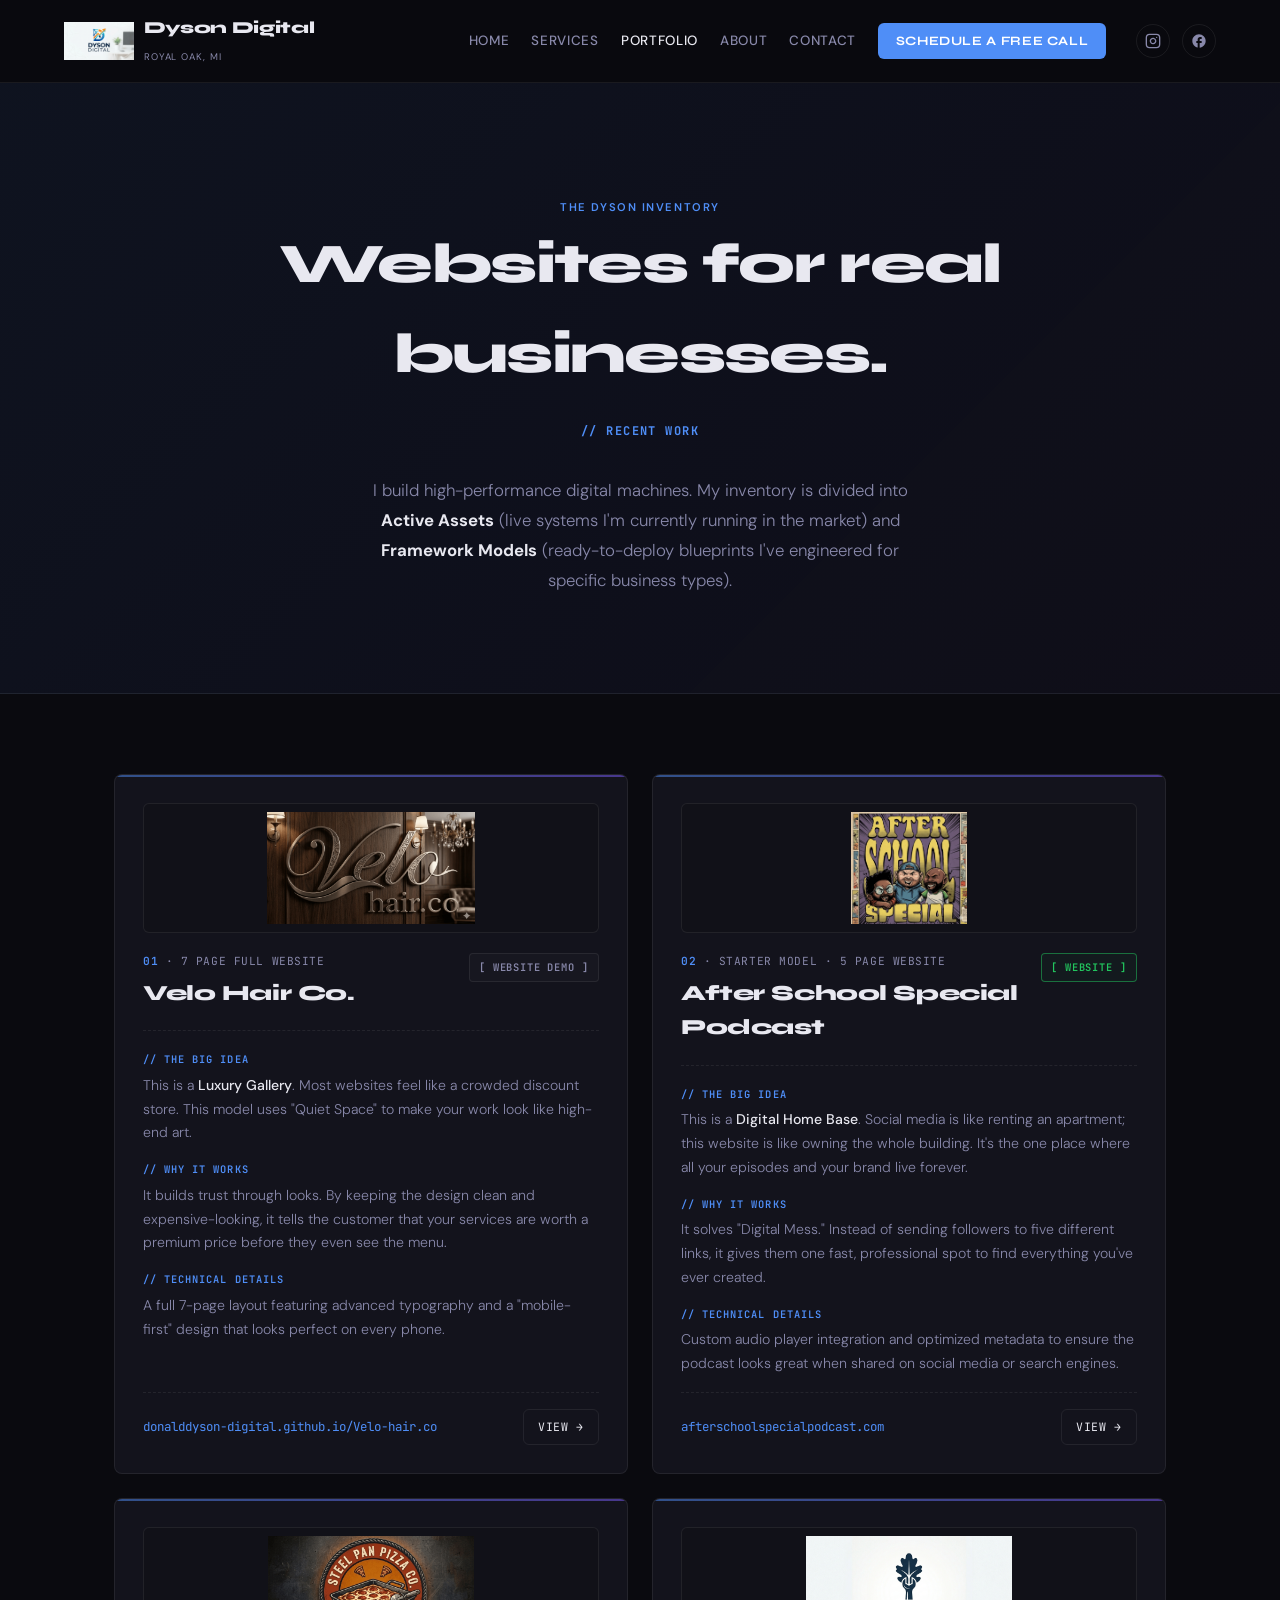
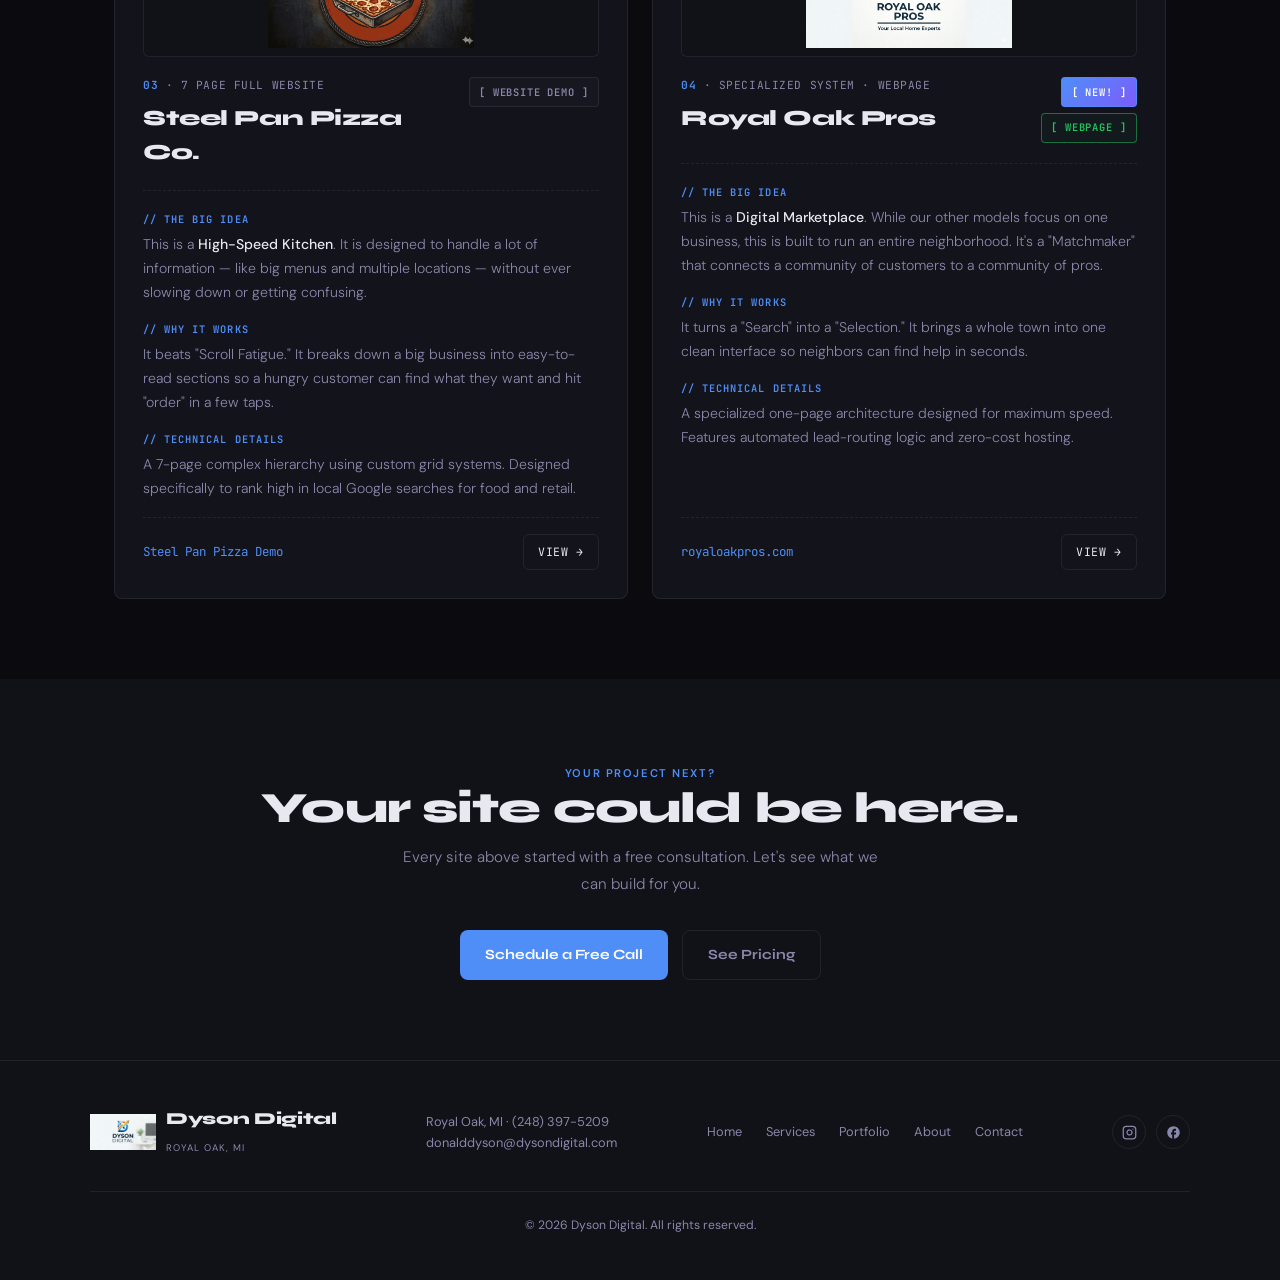
<file: portfolio.html>
<!DOCTYPE html>
<html lang="en">
<head>
<!-- Google tag (gtag.js) -->
<script async src="https://www.googletagmanager.com/gtag/js?id=G-K0CQ3J6K0V"></script>
<script>
  window.dataLayer = window.dataLayer || [];
  function gtag(){dataLayer.push(arguments);}
  gtag('js', new Date());

  gtag('config', 'G-K0CQ3J6K0V');
</script>
<script type="text/javascript">
    (function(c,l,a,r,i,t,y){
        c[a]=c[a]||function(){(c[a].q=c[a].q||[]).push(arguments)};
        t=l.createElement(r);t.async=1;t.src="https://www.clarity.ms/tag/"+i;
        y=l.getElementsByTagName(r)[0];y.parentNode.insertBefore(t,y);
    })(window, document, "clarity", "script", "wgg3xy8wgd");
</script>
<meta charset="UTF-8">
<meta name="viewport" content="width=device-width, initial-scale=1.0">
<title>Portfolio | Dyson Digital Web Design Metro Detroit</title>
<meta name="description" content="Explore websites Dyson Digital has built for Metro Detroit small businesses, salons, restaurants, and creative professionals. See live work samples.">
<link rel="canonical" href="https://dysondigital.com/portfolio.html">
<meta name="robots" content="index, follow">
<meta property="og:title" content="Portfolio | Dyson Digital">
<meta property="og:description" content="Websites built for Metro Detroit small businesses, salons, restaurants, and creative professionals.">
<meta property="og:image" content="https://dysondigital.com/images/og-preview.jpg">
<meta property="og:url" content="https://dysondigital.com/portfolio.html">
<meta property="og:type" content="website">
<meta name="twitter:card" content="summary_large_image">
<meta name="twitter:title" content="Portfolio | Dyson Digital">
<meta name="twitter:description" content="Websites built for Metro Detroit small businesses, salons, restaurants, and creative professionals.">
<meta name="twitter:image" content="https://dysondigital.com/images/og-preview.jpg">
<link rel="icon" type="image/png" href="favicon.png">
<link rel="apple-touch-icon" href="favicon.png">
<meta name="theme-color" content="#1d6aff">
<link rel="stylesheet" href="style.css">

<!-- Organization + Founder -->
<script type="application/ld+json">
{
  "@context": "https://schema.org",
  "@type": "Organization",
  "name": "Dyson Digital",
  "url": "https://dysondigital.com",
  "logo": "https://dysondigital.com/images/dysondigitallogo.png",
  "founder": {
    "@type": "Person",
    "name": "Donald Dyson",
    "jobTitle": "Founder",
    "worksFor": {
      "@type": "Organization",
      "name": "Dyson Digital"
    }
  },
  "sameAs": [
    "https://www.instagram.com/dyson.digital",
    "https://www.facebook.com/profile.php?id=61573208819457"
  ]
}
</script>

<!-- Breadcrumbs -->
<script type="application/ld+json">
{
  "@context": "https://schema.org",
  "@type": "BreadcrumbList",
  "itemListElement": [
    {"@type": "ListItem", "position": 1, "name": "Home", "item": "https://dysondigital.com/"},
    {"@type": "ListItem", "position": 2, "name": "Portfolio", "item": "https://dysondigital.com/portfolio.html"}
  ]
}
</script>
</head>
<body>

<header>
  <a href="index.html" class="logo-wrap" aria-label="Dyson Digital home">
    <img src="images/dysondigitallogo.png" alt="Dyson Digital logo" height="50" loading="lazy">
    <span>
      <span class="logo-text">Dyson Digital</span><br>
      <span class="logo-sub">Royal Oak, MI</span>
    </span>
  </a>
  <button class="menu-toggle" aria-label="Toggle navigation menu" aria-expanded="false" aria-controls="main-nav" onclick="const n=document.getElementById('main-nav');n.classList.toggle('active');this.setAttribute('aria-expanded',n.classList.contains('active'));">&#9776;</button>
  <nav id="main-nav">
    <a href="index.html">Home</a>
    <a href="services.html">Services</a>
    <a href="portfolio.html" class="active">Portfolio</a>
    <a href="about.html">About</a>
    <a href="contact.html">Contact</a>
    <a href="https://calendly.com/donalddyson-dysondigital" target="_blank" rel="noopener" class="btn-nav">Schedule a Free Call</a>
    <div class="social-icons">
      <a href="https://www.instagram.com/dyson.digital?igsh=MTFlbjN6anN3eXRmOQ%3D%3D&amp;utm_source=qr" target="_blank" rel="noopener" aria-label="Dyson Digital on Instagram">
        <svg viewBox="0 0 24 24" fill="none" stroke="currentColor" stroke-width="2" stroke-linecap="round" stroke-linejoin="round"><rect x="2" y="2" width="20" height="20" rx="5" ry="5"/><path d="M16 11.37A4 4 0 1 1 12.63 8 4 4 0 0 1 16 11.37z"/><line x1="17.5" y1="6.5" x2="17.51" y2="6.5"/></svg>
      </a>
      <a href="https://www.facebook.com/profile.php?id=61573208819457&amp;mibextid=wwXIfr" target="_blank" rel="noopener" aria-label="Dyson Digital on Facebook">
        <svg viewBox="0 0 24 24" fill="currentColor"><path d="M22 12c0-5.52-4.48-10-10-10S2 6.48 2 12c0 4.84 3.44 8.87 8 9.8V15H8v-3h2V9.5C10 7.57 11.57 6 13.5 6H16v3h-2c-.55 0-1 .45-1 1v2h3v3h-3v6.95c5.05-.5 9-4.76 9-9.95z"/></svg>
      </a>
    </div>
  </nav>
</header>

<!-- PAGE HERO -->
<section class="page-hero">
  <span class="sl">The Dyson Inventory</span>
  <h1>Websites for real businesses.</h1>
  <p><strong style="color:var(--primary);font-family:'JetBrains Mono',monospace;font-size:0.75rem;letter-spacing:0.12em;">// RECENT WORK</strong><br><br>I build high-performance digital machines. My inventory is divided into <strong style="color:var(--text);">Active Assets</strong> (live systems I'm currently running in the market) and <strong style="color:var(--text);">Framework Models</strong> (ready-to-deploy blueprints I've engineered for specific business types).</p>
</section>

<section>
  <div class="container">
    <div class="pf-grid">
      <!-- 01 — VELO HAIR CO (demo) -->
      <article class="pf-card">
        <div class="pf-logo">
          <img src="images/velologo2.png" alt="Velo Hair Co. logo" loading="lazy">
        </div>
        <div class="pf-header">
          <div>
            <div class="pf-meta"><span class="pf-id">01</span> &middot; 7 PAGE FULL WEBSITE</div>
            <div class="pf-title">Velo Hair Co.</div>
          </div>
          <span class="status-badge sb-demo">[ WEBSITE DEMO ]</span>
        </div>
        <div class="pf-section">
          <span class="pf-label">// The Big Idea</span>
          <p class="pf-body">This is a <strong>Luxury Gallery</strong>. Most websites feel like a crowded discount store. This model uses "Quiet Space" to make your work look like high-end art.</p>
        </div>
        <div class="pf-section">
          <span class="pf-label">// Why It Works</span>
          <p class="pf-body">It builds trust through looks. By keeping the design clean and expensive-looking, it tells the customer that your services are worth a premium price before they even see the menu.</p>
        </div>
        <div class="pf-section">
          <span class="pf-label">// Technical Details</span>
          <p class="pf-body">A full 7-page layout featuring advanced typography and a "mobile-first" design that looks perfect on every phone.</p>
        </div>
        <div class="pf-footer">
          <a href="https://donalddyson-digital.github.io/Velo-hair.co/" target="_blank" rel="noopener" class="pf-link">donalddyson-digital.github.io/Velo-hair.co</a>
          <a href="https://donalddyson-digital.github.io/Velo-hair.co/" target="_blank" rel="noopener" class="pf-view">View &rarr;</a>
        </div>
      </article>

      <!-- 02 — AFTER SCHOOL SPECIAL PODCAST (live) -->
      <article class="pf-card">
        <div class="pf-logo">
          <img src="images/afterschoolspecialpodcastlogo.png" alt="After School Special Podcast logo" loading="lazy">
        </div>
        <div class="pf-header">
          <div>
            <div class="pf-meta"><span class="pf-id">02</span> &middot; STARTER MODEL &middot; 5 PAGE WEBSITE</div>
            <div class="pf-title">After School Special Podcast</div>
          </div>
          <span class="status-badge sb-live">[ WEBSITE ]</span>
        </div>
        <div class="pf-section">
          <span class="pf-label">// The Big Idea</span>
          <p class="pf-body">This is a <strong>Digital Home Base</strong>. Social media is like renting an apartment; this website is like owning the whole building. It's the one place where all your episodes and your brand live forever.</p>
        </div>
        <div class="pf-section">
          <span class="pf-label">// Why It Works</span>
          <p class="pf-body">It solves "Digital Mess." Instead of sending followers to five different links, it gives them one fast, professional spot to find everything you've ever created.</p>
        </div>
        <div class="pf-section">
          <span class="pf-label">// Technical Details</span>
          <p class="pf-body">Custom audio player integration and optimized metadata to ensure the podcast looks great when shared on social media or search engines.</p>
        </div>
        <div class="pf-footer">
          <a href="https://afterschoolspecialpodcast.com" target="_blank" rel="noopener" class="pf-link">afterschoolspecialpodcast.com</a>
          <a href="https://afterschoolspecialpodcast.com" target="_blank" rel="noopener" class="pf-view">View &rarr;</a>
        </div>
      </article>

      <!-- 03 — STEEL PAN PIZZA CO (demo) -->
      <article class="pf-card">
        <div class="pf-logo">
          <img src="images/pizzalogo.PNG" alt="Steel Pan Pizza Co. logo" loading="lazy">
        </div>
        <div class="pf-header">
          <div>
            <div class="pf-meta"><span class="pf-id">03</span> &middot; 7 PAGE FULL WEBSITE</div>
            <div class="pf-title">Steel Pan Pizza Co.</div>
          </div>
          <span class="status-badge sb-demo">[ WEBSITE DEMO ]</span>
        </div>
        <div class="pf-section">
          <span class="pf-label">// The Big Idea</span>
          <p class="pf-body">This is a <strong>High-Speed Kitchen</strong>. It is designed to handle a lot of information — like big menus and multiple locations — without ever slowing down or getting confusing.</p>
        </div>
        <div class="pf-section">
          <span class="pf-label">// Why It Works</span>
          <p class="pf-body">It beats "Scroll Fatigue." It breaks down a big business into easy-to-read sections so a hungry customer can find what they want and hit "order" in a few taps.</p>
        </div>
        <div class="pf-section">
          <span class="pf-label">// Technical Details</span>
          <p class="pf-body">A 7-page complex hierarchy using custom grid systems. Designed specifically to rank high in local Google searches for food and retail.</p>
        </div>
        <div class="pf-footer">
          <a href="https://afterschoolspecialpodcasts.github.io/detroit-pizza-demo/index.html" target="_blank" rel="noopener" class="pf-link">Steel Pan Pizza Demo</a>
          <a href="https://afterschoolspecialpodcasts.github.io/detroit-pizza-demo/index.html" target="_blank" rel="noopener" class="pf-view">View &rarr;</a>
        </div>
      </article>

      <!-- 04 — ROYAL OAK PROS (live) -->
      <article class="pf-card">
        <div class="pf-logo">
          <img src="images/royal-oak-pros-logo.png" alt="Royal Oak Pros logo" loading="lazy">
        </div>
        <div class="pf-header">
          <div>
            <div class="pf-meta"><span class="pf-id">04</span> &middot; SPECIALIZED SYSTEM &middot; WEBPAGE</div>
            <div class="pf-title">Royal Oak Pros</div>
          </div>
          <div class="badge-stack">
            <span class="status-badge sb-new">[ NEW! ]</span>
            <span class="status-badge sb-live">[ WEBPAGE ]</span>
          </div>
        </div>
        <div class="pf-section">
          <span class="pf-label">// The Big Idea</span>
          <p class="pf-body">This is a <strong>Digital Marketplace</strong>. While our other models focus on one business, this is built to run an entire neighborhood. It's a "Matchmaker" that connects a community of customers to a community of pros.</p>
        </div>
        <div class="pf-section">
          <span class="pf-label">// Why It Works</span>
          <p class="pf-body">It turns a "Search" into a "Selection." It brings a whole town into one clean interface so neighbors can find help in seconds.</p>
        </div>
        <div class="pf-section">
          <span class="pf-label">// Technical Details</span>
          <p class="pf-body">A specialized one-page architecture designed for maximum speed. Features automated lead-routing logic and zero-cost hosting.</p>
        </div>
        <div class="pf-footer">
          <a href="https://royaloakpros.com/" target="_blank" rel="noopener" class="pf-link">royaloakpros.com</a>
          <a href="https://royaloakpros.com/" target="_blank" rel="noopener" class="pf-view">View &rarr;</a>
        </div>
      </article>
    </div>
  </div>
</section>

<!-- CTA -->
<section class="section-light">
  <div class="container" style="text-align:center;">
    <span class="sl">Your Project Next?</span>
    <h2 class="st">Your site could be here.</h2>
    <p class="ss" style="margin:0 auto 2rem;">Every site above started with a free consultation. Let's see what we can build for you.</p>
    <div style="display:flex;gap:14px;justify-content:center;flex-wrap:wrap;">
      <a href="https://calendly.com/donalddyson-dysondigital" target="_blank" rel="noopener" class="btn">Schedule a Free Call</a>
      <a href="services.html" class="btn btn-outline">See Pricing</a>
    </div>
  </div>
</section>

<!-- FOOTER -->
<footer>
  <div class="fi">
    <div class="footer-brand">
      <img src="images/dysondigitallogo.png" alt="Dyson Digital logo" loading="lazy">
      <div>
        <span class="logo-text">Dyson Digital</span><br>
        <span class="logo-sub">Royal Oak, MI</span>
      </div>
    </div>
    <div class="footer-contact">
      Royal Oak, MI &middot; <a href="tel:+12483975209">(248) 397-5209</a><br>
      <a href="mailto:donalddyson@dysondigital.com">donalddyson@dysondigital.com</a>
    </div>
    <div class="fl">
      <a href="index.html">Home</a>
      <a href="services.html">Services</a>
      <a href="portfolio.html">Portfolio</a>
      <a href="about.html">About</a>
      <a href="contact.html">Contact</a>
    </div>
    <div class="footer-social">
      <a href="https://www.instagram.com/dyson.digital?igsh=MTFlbjN6anN3eXRmOQ%3D%3D&amp;utm_source=qr" target="_blank" rel="noopener" aria-label="Dyson Digital on Instagram">
        <svg viewBox="0 0 24 24" fill="none" stroke="currentColor" stroke-width="2" stroke-linecap="round" stroke-linejoin="round"><rect x="2" y="2" width="20" height="20" rx="5" ry="5"/><path d="M16 11.37A4 4 0 1 1 12.63 8 4 4 0 0 1 16 11.37z"/><line x1="17.5" y1="6.5" x2="17.51" y2="6.5"/></svg>
      </a>
      <a href="https://www.facebook.com/profile.php?id=61573208819457&amp;mibextid=wwXIfr" target="_blank" rel="noopener" aria-label="Dyson Digital on Facebook">
        <svg viewBox="0 0 24 24" fill="currentColor"><path d="M22 12c0-5.52-4.48-10-10-10S2 6.48 2 12c0 4.84 3.44 8.87 8 9.8V15H8v-3h2V9.5C10 7.57 11.57 6 13.5 6H16v3h-2c-.55 0-1 .45-1 1v2h3v3h-3v6.95c5.05-.5 9-4.76 9-9.95z"/></svg>
      </a>
    </div>
  </div>
  <div class="footer-bottom">
    <span class="fc">&copy; 2026 Dyson Digital. All rights reserved.</span>
  </div>
</footer>

</body>
</html>
</file>
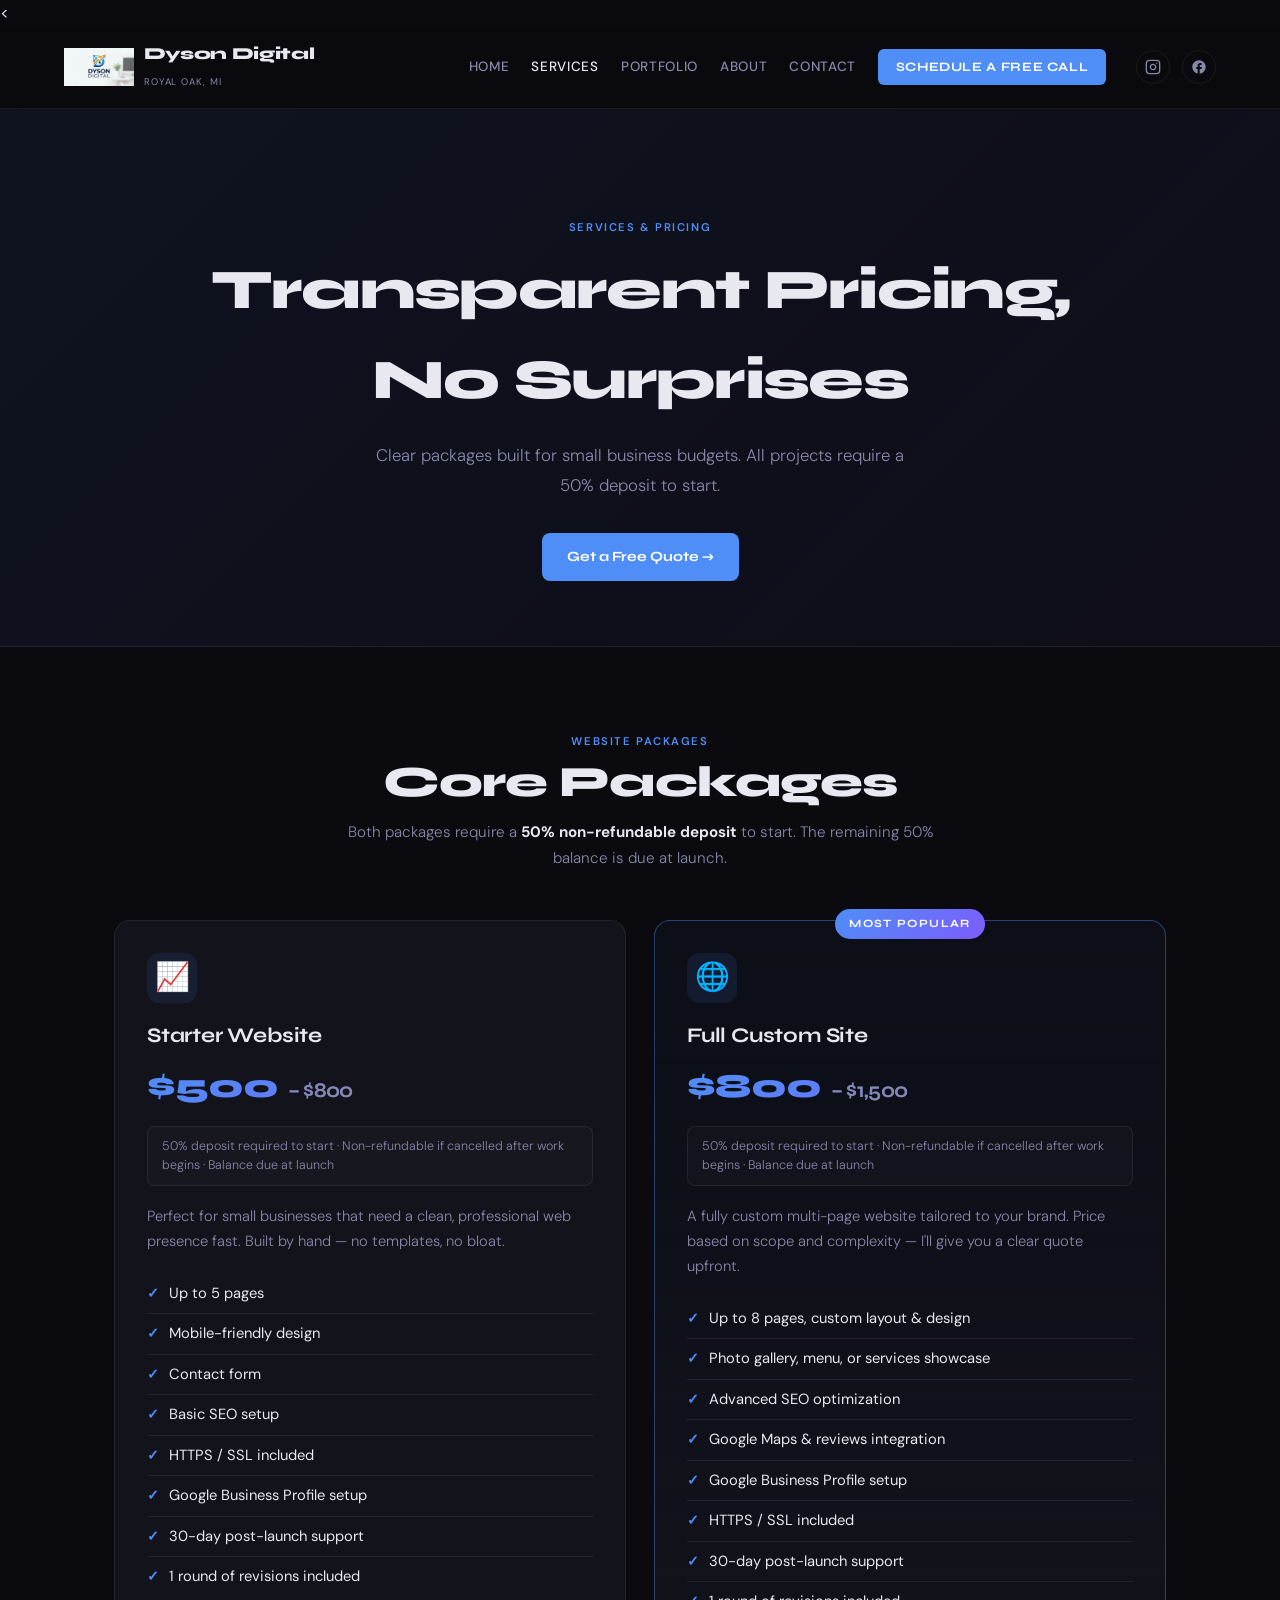
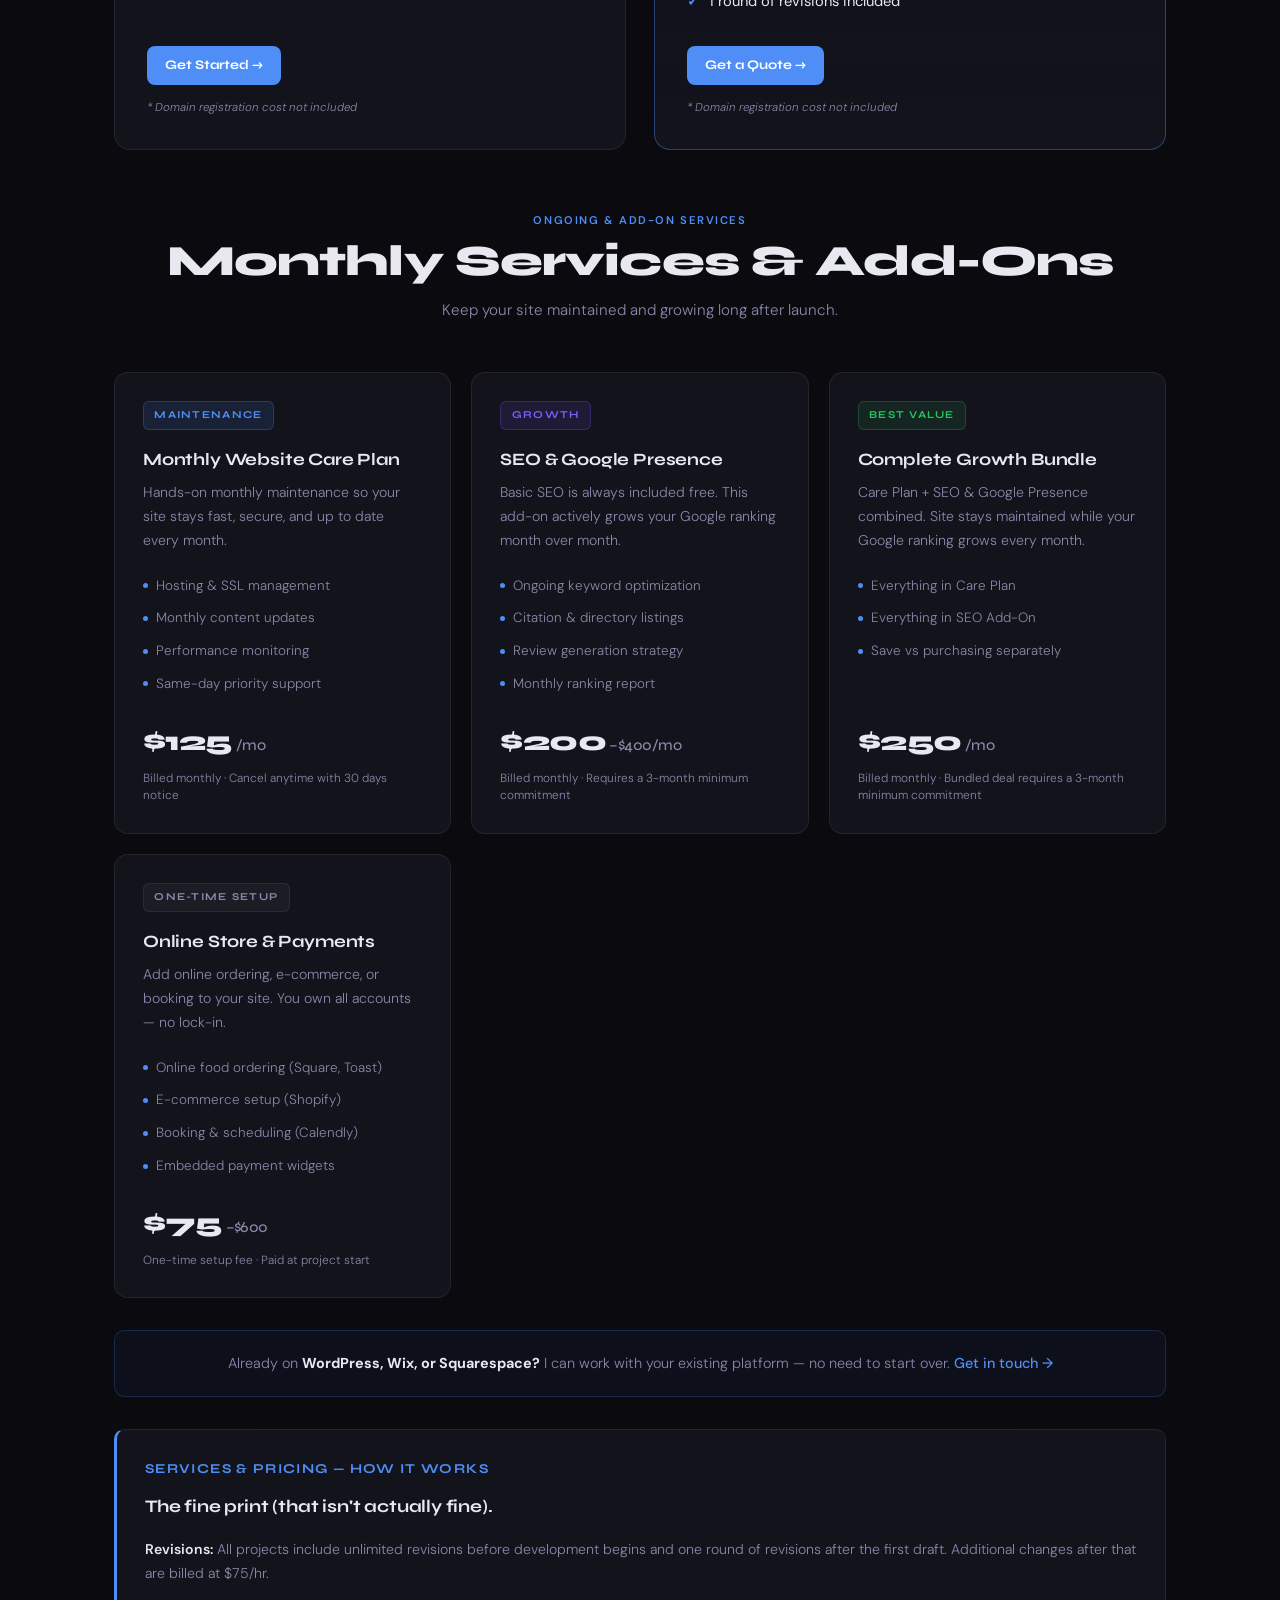
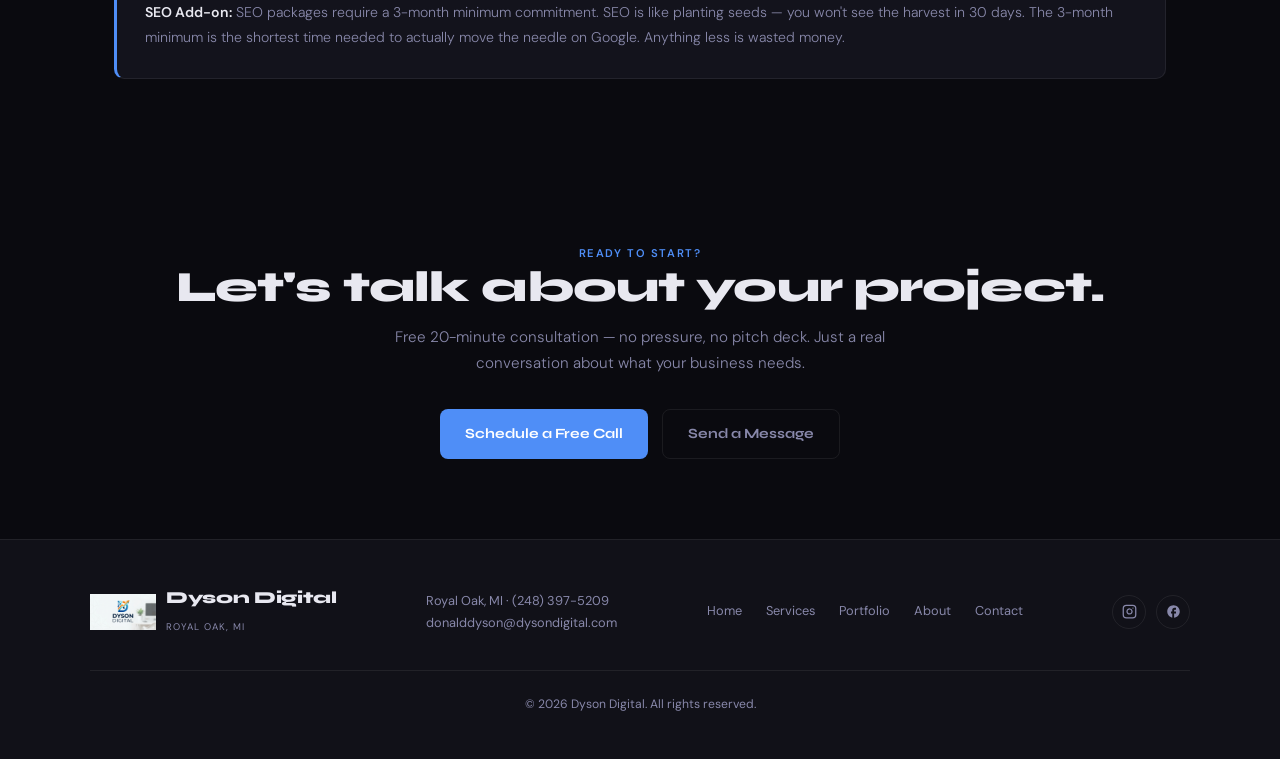
<file: services.html>
<!DOCTYPE html>
<html lang="en">
<head>
<<!-- Google tag (gtag.js) -->
<script async src="https://www.googletagmanager.com/gtag/js?id=G-K0CQ3J6K0V"></script>
<script>
  window.dataLayer = window.dataLayer || [];
  function gtag(){dataLayer.push(arguments);}
  gtag('js', new Date());

  gtag('config', 'G-K0CQ3J6K0V');
</script>
<script type="text/javascript">
    (function(c,l,a,r,i,t,y){
        c[a]=c[a]||function(){(c[a].q=c[a].q||[]).push(arguments)};
        t=l.createElement(r);t.async=1;t.src="https://www.clarity.ms/tag/"+i;
        y=l.getElementsByTagName(r)[0];y.parentNode.insertBefore(t,y);
    })(window, document, "clarity", "script", "wgg3xy8wgd");
</script>
<meta charset="UTF-8">
<meta name="viewport" content="width=device-width, initial-scale=1.0">
<title>Services &amp; Pricing | Dyson Digital Web Design Royal Oak MI</title>
<meta name="description" content="Dyson Digital services and transparent pricing: custom web design from $500, SEO from $200/mo, and monthly care plans for Metro Detroit small businesses.">
<link rel="canonical" href="https://dysondigital.com/services.html">
<meta name="robots" content="index, follow">
<meta property="og:title" content="Services &amp; Pricing | Dyson Digital">
<meta property="og:description" content="Custom web design from $500, SEO from $200/mo, and monthly care plans for Metro Detroit small businesses.">
<meta property="og:image" content="https://dysondigital.com/images/og-preview.jpg">
<meta property="og:url" content="https://dysondigital.com/services.html">
<meta property="og:type" content="website">
<meta name="twitter:card" content="summary_large_image">
<meta name="twitter:title" content="Services &amp; Pricing | Dyson Digital">
<meta name="twitter:description" content="Custom web design from $500, SEO from $200/mo, and monthly care plans for Metro Detroit small businesses.">
<meta name="twitter:image" content="https://dysondigital.com/images/og-preview.jpg">
<link rel="icon" type="image/png" href="favicon.png">
<link rel="apple-touch-icon" href="favicon.png">
<meta name="theme-color" content="#1d6aff">
<link rel="stylesheet" href="style.css">

<!-- Organization + Founder -->
<script type="application/ld+json">
{
  "@context": "https://schema.org",
  "@type": "Organization",
  "name": "Dyson Digital",
  "url": "https://dysondigital.com",
  "logo": "https://dysondigital.com/images/dysondigitallogo.png",
  "founder": {
    "@type": "Person",
    "name": "Donald Dyson",
    "jobTitle": "Founder",
    "worksFor": {
      "@type": "Organization",
      "name": "Dyson Digital"
    }
  },
  "sameAs": [
    "https://www.instagram.com/dyson.digital",
    "https://www.facebook.com/profile.php?id=61573208819457"
  ]
}
</script>

<!-- Breadcrumbs -->
<script type="application/ld+json">
{
  "@context": "https://schema.org",
  "@type": "BreadcrumbList",
  "itemListElement": [
    {"@type": "ListItem", "position": 1, "name": "Home", "item": "https://dysondigital.com/"},
    {"@type": "ListItem", "position": 2, "name": "Services", "item": "https://dysondigital.com/services.html"}
  ]
}
</script>
</head>
<body>

<header>
  <a href="index.html" class="logo-wrap" aria-label="Dyson Digital home">
    <img src="images/dysondigitallogo.png" alt="Dyson Digital logo" height="50" loading="lazy">
    <span>
      <span class="logo-text">Dyson Digital</span><br>
      <span class="logo-sub">Royal Oak, MI</span>
    </span>
  </a>
  <button class="menu-toggle" aria-label="Toggle navigation menu" aria-expanded="false" aria-controls="main-nav" onclick="const n=document.getElementById('main-nav');n.classList.toggle('active');this.setAttribute('aria-expanded',n.classList.contains('active'));">&#9776;</button>
  <nav id="main-nav">
    <a href="index.html">Home</a>
    <a href="services.html" class="active">Services</a>
    <a href="portfolio.html">Portfolio</a>
    <a href="about.html">About</a>
    <a href="contact.html">Contact</a>
    <a href="https://calendly.com/donalddyson-dysondigital" target="_blank" rel="noopener" class="btn-nav">Schedule a Free Call</a>
    <div class="social-icons">
      <a href="https://www.instagram.com/dyson.digital?igsh=MTFlbjN6anN3eXRmOQ%3D%3D&amp;utm_source=qr" target="_blank" rel="noopener" aria-label="Dyson Digital on Instagram">
        <svg viewBox="0 0 24 24" fill="none" stroke="currentColor" stroke-width="2" stroke-linecap="round" stroke-linejoin="round"><rect x="2" y="2" width="20" height="20" rx="5" ry="5"/><path d="M16 11.37A4 4 0 1 1 12.63 8 4 4 0 0 1 16 11.37z"/><line x1="17.5" y1="6.5" x2="17.51" y2="6.5"/></svg>
      </a>
      <a href="https://www.facebook.com/profile.php?id=61573208819457&amp;mibextid=wwXIfr" target="_blank" rel="noopener" aria-label="Dyson Digital on Facebook">
        <svg viewBox="0 0 24 24" fill="currentColor"><path d="M22 12c0-5.52-4.48-10-10-10S2 6.48 2 12c0 4.84 3.44 8.87 8 9.8V15H8v-3h2V9.5C10 7.57 11.57 6 13.5 6H16v3h-2c-.55 0-1 .45-1 1v2h3v3h-3v6.95c5.05-.5 9-4.76 9-9.95z"/></svg>
      </a>
    </div>
  </nav>
</header>

<!-- PAGE HERO -->
<section class="page-hero">
  <div class="sl">Services &amp; Pricing</div>
  <h1>Transparent Pricing,<br>No Surprises</h1>
  <p>Clear packages built for small business budgets. All projects require a 50% deposit to start.</p>
  <a href="contact.html#quote-form" class="btn">Get a Free Quote &rarr;</a>
</section>

<!-- CORE PACKAGES -->
<section>
  <div class="container">
    <div class="sh">
      <div class="sl">Website Packages</div>
      <h2 class="st">Core Packages</h2>
      <p class="ss">Both packages require a <strong style="color:var(--text)">50% non-refundable deposit</strong> to start. The remaining 50% balance is due at launch.</p>
    </div>
    <div class="pkg-grid">
      <div class="pkg">
        <div class="pkg-icon" aria-hidden="true">&#128200;</div>
        <h3>Starter Website</h3>
        <div class="pkg-price">$500 <span>&ndash; $800</span></div>
        <div class="pkg-terms">50% deposit required to start &middot; Non-refundable if cancelled after work begins &middot; Balance due at launch</div>
        <p>Perfect for small businesses that need a clean, professional web presence fast. Built by hand — no templates, no bloat.</p>
        <ul>
          <li>Up to 5 pages</li>
          <li>Mobile-friendly design</li>
          <li>Contact form</li>
          <li>Basic SEO setup</li>
          <li>HTTPS / SSL included</li>
          <li>Google Business Profile setup</li>
          <li>30-day post-launch support</li>
          <li>1 round of revisions included</li>
        </ul>
        <a href="contact.html#quote-form" class="btn btn-sm">Get Started &rarr;</a>
        <div class="disc">* Domain registration cost not included</div>
      </div>
      <div class="pkg featured">
        <div class="pkg-badge">Most Popular</div>
        <div class="pkg-icon" aria-hidden="true">&#127760;</div>
        <h3>Full Custom Site</h3>
        <div class="pkg-price">$800 <span>&ndash; $1,500</span></div>
        <div class="pkg-terms">50% deposit required to start &middot; Non-refundable if cancelled after work begins &middot; Balance due at launch</div>
        <p>A fully custom multi-page website tailored to your brand. Price based on scope and complexity — I'll give you a clear quote upfront.</p>
        <ul>
          <li>Up to 8 pages, custom layout &amp; design</li>
          <li>Photo gallery, menu, or services showcase</li>
          <li>Advanced SEO optimization</li>
          <li>Google Maps &amp; reviews integration</li>
          <li>Google Business Profile setup</li>
          <li>HTTPS / SSL included</li>
          <li>30-day post-launch support</li>
          <li>1 round of revisions included</li>
        </ul>
        <a href="contact.html#quote-form" class="btn btn-sm">Get a Quote &rarr;</a>
        <div class="disc">* Domain registration cost not included</div>
      </div>
    </div>

    <div style="margin-top:3.5rem;" class="sh">
      <div class="sl">Ongoing &amp; Add-On Services</div>
      <h2 class="st">Monthly Services &amp; Add-Ons</h2>
      <p class="ss">Keep your site maintained and growing long after launch.</p>
    </div>
    <div class="addon-grid">
      <div class="addon">
        <div class="abadge ab-m">Maintenance</div>
        <h3>Monthly Website Care Plan</h3>
        <p>Hands-on monthly maintenance so your site stays fast, secure, and up to date every month.</p>
        <ul>
          <li>Hosting &amp; SSL management</li>
          <li>Monthly content updates</li>
          <li>Performance monitoring</li>
          <li>Same-day priority support</li>
        </ul>
        <div class="addon-price">$125<span>/mo</span></div>
        <div class="addon-terms">Billed monthly &middot; Cancel anytime with 30 days notice</div>
      </div>
      <div class="addon">
        <div class="abadge ab-g">Growth</div>
        <h3>SEO &amp; Google Presence</h3>
        <p>Basic SEO is always included free. This add-on actively grows your Google ranking month over month.</p>
        <ul>
          <li>Ongoing keyword optimization</li>
          <li>Citation &amp; directory listings</li>
          <li>Review generation strategy</li>
          <li>Monthly ranking report</li>
        </ul>
        <div class="addon-price">$200<span>&ndash;$400/mo</span></div>
        <div class="addon-terms">Billed monthly &middot; Requires a 3-month minimum commitment</div>
      </div>
      <div class="addon">
        <div class="abadge ab-b">Best Value</div>
        <h3>Complete Growth Bundle</h3>
        <p>Care Plan + SEO &amp; Google Presence combined. Site stays maintained while your Google ranking grows every month.</p>
        <ul>
          <li>Everything in Care Plan</li>
          <li>Everything in SEO Add-On</li>
          <li>Save vs purchasing separately</li>
        </ul>
        <div class="addon-price">$250<span>/mo</span></div>
        <div class="addon-terms">Billed monthly &middot; Bundled deal requires a 3-month minimum commitment</div>
      </div>
      <div class="addon">
        <div class="abadge ab-n">One-Time Setup</div>
        <h3>Online Store &amp; Payments</h3>
        <p>Add online ordering, e-commerce, or booking to your site. You own all accounts — no lock-in.</p>
        <ul>
          <li>Online food ordering (Square, Toast)</li>
          <li>E-commerce setup (Shopify)</li>
          <li>Booking &amp; scheduling (Calendly)</li>
          <li>Embedded payment widgets</li>
        </ul>
        <div class="addon-price">$75<span>&ndash;$600</span></div>
        <div class="addon-terms">One-time setup fee &middot; Paid at project start</div>
      </div>
    </div>
    <div class="plat-note">Already on <strong style="color:var(--text)">WordPress, Wix, or Squarespace?</strong> I can work with your existing platform — no need to start over. <a href="contact.html">Get in touch &rarr;</a></div>

    <!-- DISCLAIMER BOX (kept per spec) -->
    <div class="disclaimer-box">
      <h4>Services &amp; Pricing — How It Works</h4>
      <h3>The fine print (that isn't actually fine).</h3>
      <p><strong>Revisions:</strong> All projects include unlimited revisions before development begins and one round of revisions after the first draft. Additional changes after that are billed at $75/hr.</p>
      <p><strong>SEO Add-on:</strong> SEO packages require a 3-month minimum commitment. SEO is like planting seeds — you won't see the harvest in 30 days. The 3-month minimum is the shortest time needed to actually move the needle on Google. Anything less is wasted money.</p>
    </div>
  </div>
</section>

<!-- CTA -->
<section style="background:var(--dark);">
  <div class="container" style="text-align:center;">
    <span class="sl">Ready to Start?</span>
    <h2 class="st">Let's talk about your project.</h2>
    <p class="ss" style="margin:0 auto 2rem;">Free 20-minute consultation — no pressure, no pitch deck. Just a real conversation about what your business needs.</p>
    <div style="display:flex;gap:14px;justify-content:center;flex-wrap:wrap;">
      <a href="https://calendly.com/donalddyson-dysondigital" target="_blank" rel="noopener" class="btn">Schedule a Free Call</a>
      <a href="contact.html" class="btn btn-outline">Send a Message</a>
    </div>
  </div>
</section>

<!-- FOOTER -->
<footer>
  <div class="fi">
    <div class="footer-brand">
      <img src="images/dysondigitallogo.png" alt="Dyson Digital logo" loading="lazy">
      <div>
        <span class="logo-text">Dyson Digital</span><br>
        <span class="logo-sub">Royal Oak, MI</span>
      </div>
    </div>
    <div class="footer-contact">
      Royal Oak, MI &middot; <a href="tel:+12483975209">(248) 397-5209</a><br>
      <a href="mailto:donalddyson@dysondigital.com">donalddyson@dysondigital.com</a>
    </div>
    <div class="fl">
      <a href="index.html">Home</a>
      <a href="services.html">Services</a>
      <a href="portfolio.html">Portfolio</a>
      <a href="about.html">About</a>
      <a href="contact.html">Contact</a>
    </div>
    <div class="footer-social">
      <a href="https://www.instagram.com/dyson.digital?igsh=MTFlbjN6anN3eXRmOQ%3D%3D&amp;utm_source=qr" target="_blank" rel="noopener" aria-label="Dyson Digital on Instagram">
        <svg viewBox="0 0 24 24" fill="none" stroke="currentColor" stroke-width="2" stroke-linecap="round" stroke-linejoin="round"><rect x="2" y="2" width="20" height="20" rx="5" ry="5"/><path d="M16 11.37A4 4 0 1 1 12.63 8 4 4 0 0 1 16 11.37z"/><line x1="17.5" y1="6.5" x2="17.51" y2="6.5"/></svg>
      </a>
      <a href="https://www.facebook.com/profile.php?id=61573208819457&amp;mibextid=wwXIfr" target="_blank" rel="noopener" aria-label="Dyson Digital on Facebook">
        <svg viewBox="0 0 24 24" fill="currentColor"><path d="M22 12c0-5.52-4.48-10-10-10S2 6.48 2 12c0 4.84 3.44 8.87 8 9.8V15H8v-3h2V9.5C10 7.57 11.57 6 13.5 6H16v3h-2c-.55 0-1 .45-1 1v2h3v3h-3v6.95c5.05-.5 9-4.76 9-9.95z"/></svg>
      </a>
    </div>
  </div>
  <div class="footer-bottom">
    <span class="fc">&copy; 2026 Dyson Digital. All rights reserved.</span>
  </div>
</footer>

</body>
</html>
</file>
<file: style.css>
/* =========================================================
   Dyson Digital — style.css
   Single stylesheet for all pages (Home, Services, Portfolio, About, Contact)
   ========================================================= */

/* -------- Fonts -------- */
@import url('https://fonts.googleapis.com/css2?family=DM+Sans:wght@300;400;500;700&family=JetBrains+Mono:wght@400;500;600&family=Syne:wght@600;700;800&display=swap');

/* -------- Variables -------- */
:root{
  --primary:#4f8ef7;
  --pdark:#3a7aef;
  --accent:#7c5cfc;
  --dark:#0a0a0f;
  --dark2:#111118;
  --dark3:#16161f;
  --card:#13131c;
  --text:#e8e8f0;
  --muted:#8888aa;
  --border:rgba(255,255,255,0.07);
}

/* -------- Reset -------- */
*,*::before,*::after{box-sizing:border-box;margin:0;padding:0;}
html{scroll-behavior:smooth;}
body{
  font-family:'DM Sans',sans-serif;
  background:var(--dark);
  color:var(--text);
  line-height:1.6;
  overflow-x:hidden;
}
h1,h2,h3,h4{font-family:'Syne',sans-serif;}
a{color:inherit;text-decoration:none;}
img{max-width:100%;display:block;}

/* -------- Header / Navbar -------- */
header{
  background:rgba(10,10,15,0.93);
  backdrop-filter:blur(14px);
  -webkit-backdrop-filter:blur(14px);
  padding:15px 5%;
  display:flex;
  justify-content:space-between;
  align-items:center;
  border-bottom:1px solid var(--border);
  position:sticky;
  top:0;
  z-index:1000;
}
.logo-wrap{display:flex;align-items:center;gap:10px;}
.logo-wrap img{height:38px;width:auto;}
.logo-text{font-family:'Syne',sans-serif;font-weight:800;font-size:1.05rem;letter-spacing:-0.02em;}
.logo-sub{font-size:0.6rem;color:var(--muted);letter-spacing:0.1em;text-transform:uppercase;}
nav{display:flex;gap:22px;align-items:center;}
nav a{
  color:var(--muted);
  font-weight:500;
  font-size:0.84rem;
  text-transform:uppercase;
  letter-spacing:0.05em;
  transition:color 0.2s;
}
nav a:hover,nav a.active{color:var(--text);}
.btn-nav{
  background:var(--primary);
  color:#fff!important;
  padding:0.5rem 1.1rem;
  border-radius:6px;
  font-family:'Syne',sans-serif;
  font-weight:700;
  font-size:0.8rem;
  transition:background 0.2s;
  border:none;
  cursor:pointer;
}
.btn-nav:hover{background:var(--pdark)!important;}
.social-icons{display:flex;gap:12px;align-items:center;margin-left:8px;}
.social-icons a{
  display:inline-flex;
  align-items:center;
  justify-content:center;
  width:34px;
  height:34px;
  border-radius:50%;
  border:1px solid var(--border);
  color:var(--muted);
  transition:color 0.2s,border-color 0.2s,background 0.2s;
}
.social-icons a:hover{color:var(--primary);border-color:rgba(79,142,247,0.4);}
.social-icons svg{width:16px;height:16px;}
.menu-toggle{display:none;font-size:22px;cursor:pointer;color:var(--text);background:none;border:none;}

@media(max-width:768px){
  .menu-toggle{display:block;}
  nav{
    display:none;
    flex-direction:column;
    position:absolute;
    top:100%;
    left:0;
    width:100%;
    background:var(--dark2);
    border-top:1px solid var(--border);
    padding:10px 0;
    gap:0;
  }
  nav.active{display:flex;}
  nav a{
    padding:13px 5%;
    border-bottom:1px solid var(--border);
    width:100%;
  }
  .social-icons{display:none;}
}

/* TABLET RANGE: prevent logo + nav from crushing each other (769px - 1024px).
   Keeps single-row horizontal layout but tightens all spacing. */
@media(min-width:769px) and (max-width:1024px){
  header{padding:12px 3%;}
  .logo-wrap img{height:34px;}
  .logo-text{font-size:0.95rem;}
  .logo-sub{display:none;}
  nav{gap:14px;}
  nav a{font-size:0.75rem;letter-spacing:0.03em;}
  .btn-nav{padding:0.42rem 0.85rem;font-size:0.72rem;}
  .social-icons{gap:8px;margin-left:4px;}
  .social-icons a{width:30px;height:30px;}
  .social-icons svg{width:14px;height:14px;}
}

/* -------- Buttons -------- */
.btn{
  display:inline-flex;
  align-items:center;
  gap:5px;
  padding:13px 25px;
  background:var(--primary);
  color:#fff;
  border-radius:8px;
  font-family:'Syne',sans-serif;
  font-weight:700;
  font-size:0.88rem;
  transition:background 0.2s,transform 0.15s;
  border:none;
  cursor:pointer;
}
.btn:hover{background:var(--pdark);transform:translateY(-2px);}
.btn-outline{
  background:transparent;
  border:1px solid var(--border);
  color:var(--muted);
}
.btn-outline:hover{
  border-color:rgba(79,142,247,0.4);
  color:var(--text);
  background:transparent;
  transform:translateY(-2px);
}
.btn-sm{padding:9px 18px;font-size:0.82rem;}

/* -------- Section helpers -------- */
.sl{
  font-size:0.7rem;
  font-weight:600;
  letter-spacing:0.14em;
  text-transform:uppercase;
  color:var(--primary);
  margin-bottom:0.5rem;
}
.st{
  font-size:clamp(1.8rem,4vw,2.7rem);
  font-weight:800;
  letter-spacing:-0.02em;
  line-height:1.1;
  margin-bottom:0.75rem;
}
.ss{
  color:var(--muted);
  font-size:0.95rem;
  max-width:500px;
  font-weight:300;
  line-height:1.75;
}
.sh{margin-bottom:3rem;text-align:center;}
.sh .sl{display:inline-block;}
.sh .ss{max-width:640px;margin-left:auto;margin-right:auto;}
.container{max-width:1100px;margin:0 auto;padding:80px 24px;}
.container-wide{max-width:1200px;margin:0 auto;padding:80px 24px;}

/* -------- Page Hero -------- */
.page-hero{
  padding:110px 5% 65px;
  background:linear-gradient(135deg,rgba(79,142,247,0.07) 0%,rgba(124,92,252,0.04) 100%);
  border-bottom:1px solid var(--border);
  text-align:center;
}
.page-hero h1{
  font-size:clamp(2.2rem,5vw,3.5rem);
  font-weight:800;
  letter-spacing:-0.03em;
  margin-bottom:1rem;
}
.page-hero p{
  color:var(--muted);
  font-size:1.05rem;
  max-width:540px;
  margin:0 auto 2rem;
  font-weight:300;
  line-height:1.8;
}

/* -------- Cards -------- */
.card{
  background:var(--card);
  border:1px solid var(--border);
  border-radius:14px;
  padding:2rem;
  transition:transform 0.2s,border-color 0.2s;
}
.card:hover{transform:translateY(-4px);border-color:rgba(79,142,247,0.3);}

/* -------- Home Hero -------- */
.hero{
  min-height:85vh;
  display:flex;
  align-items:center;
  justify-content:center;
  padding:0 5%;
  background:
    radial-gradient(circle at 20% 30%,rgba(79,142,247,0.10),transparent 45%),
    radial-gradient(circle at 80% 70%,rgba(124,92,252,0.08),transparent 50%),
    var(--dark);
  text-align:center;
  border-bottom:1px solid var(--border);
}
.hero-inner{max-width:820px;}
.hero h1{
  font-size:clamp(2.4rem,5.5vw,4rem);
  font-weight:800;
  letter-spacing:-0.03em;
  line-height:1.08;
  margin-bottom:1.25rem;
}
.hero .hero-sub{
  color:var(--muted);
  font-size:1.1rem;
  max-width:600px;
  margin:0 auto 2.25rem;
  font-weight:300;
  line-height:1.7;
}
.hero-buttons{display:flex;gap:14px;justify-content:center;flex-wrap:wrap;}

/* -------- Services (white bg on home / keep dark card) -------- */
.section-light{background:var(--dark2);}
.grid-4{
  display:grid;
  grid-template-columns:repeat(auto-fit,minmax(230px,1fr));
  gap:1.5rem;
}
.grid-3{
  display:grid;
  grid-template-columns:repeat(auto-fit,minmax(280px,1fr));
  gap:1.5rem;
}
.grid-2{
  display:grid;
  grid-template-columns:repeat(auto-fit,minmax(320px,1fr));
  gap:2.5rem;
  align-items:start;
}
.service-card h3{
  font-size:1.15rem;
  margin-bottom:0.4rem;
  letter-spacing:-0.01em;
}
.service-card .price{
  color:var(--primary);
  font-family:'Syne',sans-serif;
  font-weight:700;
  font-size:0.85rem;
  margin-bottom:0.75rem;
  display:block;
}
.service-card p{color:var(--muted);font-size:0.9rem;font-weight:300;}
.service-icon{
  width:44px;
  height:44px;
  display:flex;
  align-items:center;
  justify-content:center;
  border-radius:10px;
  background:rgba(79,142,247,0.12);
  color:var(--primary);
  margin-bottom:1.1rem;
}
.service-icon svg{width:22px;height:22px;}

/* -------- Portfolio -------- */
.section-gray{background:var(--dark3);}
.portfolio-card{
  display:flex;
  flex-direction:column;
  gap:1rem;
  text-align:left;
}
.portfolio-logo{
  background:#fff;
  border-radius:10px;
  padding:1.5rem;
  height:150px;
  display:flex;
  align-items:center;
  justify-content:center;
  margin-bottom:0.5rem;
}
.portfolio-logo img{
  max-height:100%;
  max-width:80%;
  width:auto;
  object-fit:contain;
}
.portfolio-card h3{font-size:1.15rem;letter-spacing:-0.01em;}
.portfolio-card p{color:var(--muted);font-size:0.9rem;font-weight:300;min-height:3.5em;}
.portfolio-card .btn{align-self:flex-start;margin-top:0.25rem;}

/* -------- Approach (dark, 2-col) -------- */
.approach-img{
  border-radius:14px;
  overflow:hidden;
  border:1px solid var(--border);
}
.approach-img img{width:100%;height:auto;display:block;}
.steps-list{list-style:none;padding:0;margin:1.25rem 0 0;}
.steps-list li{
  display:flex;
  gap:1rem;
  padding:1.1rem 0;
  border-bottom:1px solid var(--border);
  align-items:flex-start;
}
.steps-list li:last-child{border-bottom:none;}
.step-num{
  font-family:'Syne',sans-serif;
  font-weight:800;
  font-size:1.4rem;
  color:var(--primary);
  min-width:40px;
  line-height:1;
  padding-top:2px;
}
.step-body h4{font-size:1.05rem;margin-bottom:0.25rem;}
.step-body p{color:var(--muted);font-size:0.9rem;font-weight:300;}

/* -------- About -------- */
.about-img{
  border-radius:14px;
  overflow:hidden;
  border:1px solid var(--border);
  max-width:260px;
  margin:0 auto;
}
@media(max-width:860px){
  .about-img{max-width:100%;}
}
.about-img img{width:100%;height:auto;display:block;}

/* About page grid: narrow image column, wide text column (desktop only) */
@media(min-width:861px){
  .grid-2:has(> .about-img){
    grid-template-columns:280px 1fr;
    gap:3rem;
    align-items:start;
  }
}
.about-text p{
  color:var(--muted);
  font-size:0.98rem;
  font-weight:300;
  margin-bottom:1rem;
  line-height:1.8;
}
.about-text p strong{color:var(--text);font-weight:500;}

/* -------- Contact form -------- */
.contact-wrap{
  display:grid;
  grid-template-columns:1fr 1.2fr;
  gap:2.5rem;
}
@media(max-width:768px){.contact-wrap{grid-template-columns:1fr;}}
.contact-info h3{font-size:1.3rem;margin-bottom:1rem;letter-spacing:-0.01em;}
.contact-info p{color:var(--muted);font-size:0.95rem;font-weight:300;margin-bottom:1.5rem;line-height:1.7;}
.contact-detail{
  display:flex;
  align-items:center;
  gap:0.75rem;
  padding:0.85rem 0;
  border-bottom:1px solid var(--border);
  font-size:0.9rem;
}
.contact-detail:last-child{border-bottom:none;}
.contact-detail strong{color:var(--text);font-weight:500;min-width:60px;}
.contact-detail a{color:var(--muted);transition:color 0.2s;}
.contact-detail a:hover{color:var(--primary);}

.contact-form{
  background:var(--card);
  border:1px solid var(--border);
  border-radius:14px;
  padding:2rem;
}
.form-row{display:flex;flex-direction:column;margin-bottom:1.1rem;}
.form-row label{
  font-size:0.78rem;
  font-weight:500;
  letter-spacing:0.05em;
  text-transform:uppercase;
  color:var(--muted);
  margin-bottom:0.4rem;
}
.form-row input,
.form-row textarea{
  background:var(--dark2);
  border:1px solid var(--border);
  border-radius:8px;
  padding:0.85rem 1rem;
  color:var(--text);
  font-family:'DM Sans',sans-serif;
  font-size:0.95rem;
  transition:border-color 0.2s;
}
.form-row input:focus,
.form-row textarea:focus{
  outline:none;
  border-color:var(--primary);
}
.form-row textarea{resize:vertical;min-height:120px;}

/* -------- Pricing / Service page tables -------- */
.pricing-grid{
  display:grid;
  grid-template-columns:repeat(auto-fit,minmax(260px,1fr));
  gap:1.5rem;
  margin-bottom:2.5rem;
}
.pricing-card{
  background:var(--card);
  border:1px solid var(--border);
  border-radius:14px;
  padding:2rem;
  display:flex;
  flex-direction:column;
}
.pricing-card .price-tag{
  font-family:'Syne',sans-serif;
  font-weight:800;
  font-size:1.8rem;
  color:var(--primary);
  margin:0.5rem 0 1rem;
  letter-spacing:-0.02em;
}
.pricing-card h3{font-size:1.2rem;margin-bottom:0.25rem;}
.pricing-card .tagline{color:var(--muted);font-size:0.85rem;margin-bottom:1rem;font-weight:300;}
.pricing-card ul{
  list-style:none;
  padding:0;
  margin:0 0 1.5rem;
  flex:1;
}
.pricing-card li{
  color:var(--muted);
  font-size:0.9rem;
  padding:0.45rem 0;
  font-weight:300;
  display:flex;
  gap:0.5rem;
  align-items:flex-start;
}
.pricing-card li::before{
  content:"";
  width:6px;
  height:6px;
  border-radius:50%;
  background:var(--primary);
  margin-top:0.55rem;
  flex-shrink:0;
}
.pricing-card .btn{align-self:flex-start;}

.disclaimer-box{
  background:var(--card);
  border:1px solid var(--border);
  border-left:3px solid var(--primary);
  border-radius:10px;
  padding:1.75rem;
  margin-top:2rem;
}
.disclaimer-box h4{
  font-family:'Syne',sans-serif;
  font-weight:700;
  font-size:0.85rem;
  letter-spacing:0.1em;
  text-transform:uppercase;
  color:var(--primary);
  margin-bottom:0.8rem;
}
.disclaimer-box h3{
  font-size:1.1rem;
  letter-spacing:-0.01em;
  margin-bottom:1rem;
}
.disclaimer-box p{
  color:var(--muted);
  font-size:0.88rem;
  font-weight:300;
  margin-bottom:0.9rem;
  line-height:1.75;
}
.disclaimer-box p strong{color:var(--text);font-weight:600;}
.disclaimer-box p:last-child{margin-bottom:0;}

/* -------- FAQ -------- */
.faq-item{
  border-bottom:1px solid var(--border);
  padding:1.5rem 0;
}
.faq-item:first-child{padding-top:0;}
.faq-item:last-child{border-bottom:none;padding-bottom:0;}
.faq-item h3{
  font-size:1.05rem;
  margin-bottom:0.6rem;
  letter-spacing:-0.01em;
  color:var(--text);
}
.faq-item p{
  color:var(--muted);
  font-size:0.92rem;
  font-weight:300;
  line-height:1.8;
}

/* -------- Breadcrumbs -------- */
.breadcrumbs{
  max-width:1100px;
  margin:0 auto;
  padding:14px 24px 0;
  font-size:0.78rem;
  color:var(--muted);
}
.breadcrumbs a{color:var(--muted);transition:color 0.2s;}
.breadcrumbs a:hover{color:var(--primary);}
.breadcrumbs span{margin:0 0.4rem;opacity:0.5;}

/* -------- Footer -------- */
footer{
  background:var(--dark2);
  border-top:1px solid var(--border);
  padding:45px 5%;
}
.fi{
  max-width:1100px;
  margin:0 auto;
  display:flex;
  justify-content:space-between;
  align-items:center;
  flex-wrap:wrap;
  gap:1.5rem;
}
.fl{display:flex;gap:1.5rem;flex-wrap:wrap;align-items:center;}
.fl a{font-size:0.8rem;color:var(--muted);transition:color 0.2s;}
.fl a:hover{color:var(--primary);}
.fc{font-size:0.76rem;color:var(--muted);}
.footer-brand{display:flex;align-items:center;gap:10px;}
.footer-brand img{height:36px;width:auto;}
.footer-contact{
  font-size:0.8rem;
  color:var(--muted);
  line-height:1.7;
}
.footer-contact a{color:var(--muted);transition:color 0.2s;}
.footer-contact a:hover{color:var(--primary);}
.footer-social{display:flex;gap:10px;}
.footer-social a{
  display:inline-flex;
  align-items:center;
  justify-content:center;
  width:34px;
  height:34px;
  border-radius:50%;
  border:1px solid var(--border);
  color:var(--muted);
  transition:color 0.2s,border-color 0.2s;
}
.footer-social a:hover{color:var(--primary);border-color:rgba(79,142,247,0.4);}
.footer-social svg{width:15px;height:15px;}
.footer-bottom{
  max-width:1100px;
  margin:2rem auto 0;
  padding-top:1.5rem;
  border-top:1px solid var(--border);
  text-align:center;
  font-size:0.76rem;
  color:var(--muted);
}

/* =========================================================
   V2 ADDITIONS
   ========================================================= */

/* ---- Hero (new) ---- */
.hero-tag{
  display:inline-block;
  padding:0.45rem 0.9rem;
  border:1px solid var(--border);
  border-radius:999px;
  font-size:0.72rem;
  font-weight:500;
  letter-spacing:0.1em;
  text-transform:uppercase;
  color:var(--muted);
  margin-bottom:1.75rem;
  background:rgba(255,255,255,0.02);
}
.hero h1 span{
  background:linear-gradient(135deg,var(--primary),var(--accent));
  -webkit-background-clip:text;
  background-clip:text;
  color:transparent;
}
.hero-desc{
  color:var(--muted);
  font-size:1.08rem;
  max-width:640px;
  margin:0 auto 2.25rem;
  font-weight:300;
  line-height:1.75;
}
.hero-ctas{
  display:flex;
  gap:14px;
  justify-content:center;
  flex-wrap:wrap;
  margin-bottom:3.5rem;
}
.hero-stats{
  display:grid;
  grid-template-columns:repeat(4,1fr);
  gap:1rem;
  max-width:780px;
  margin:0 auto;
  padding:1.5rem;
  border:1px solid var(--border);
  border-radius:14px;
  background:rgba(255,255,255,0.015);
}
.hero-stats > div{text-align:center;padding:0.25rem;}
.hero-stats .sn{
  font-family:'Syne',sans-serif;
  font-weight:800;
  font-size:1.6rem;
  background:linear-gradient(135deg,var(--primary),var(--accent));
  -webkit-background-clip:text;
  background-clip:text;
  color:transparent;
  letter-spacing:-0.02em;
  margin-bottom:0.25rem;
}
.hero-stats .sl2{
  font-size:0.68rem;
  text-transform:uppercase;
  letter-spacing:0.1em;
  color:var(--muted);
  font-weight:500;
}
@media(max-width:640px){
  .hero-stats{grid-template-columns:repeat(2,1fr);}
  .hero-stats .sn{font-size:1.35rem;}
}

/* ---- Service Strip (home) ---- */
.strip{background:var(--dark2);padding:80px 5%;border-top:1px solid var(--border);border-bottom:1px solid var(--border);}
.sg{
  max-width:1200px;
  margin:0 auto;
  display:grid;
  grid-template-columns:repeat(auto-fit,minmax(240px,1fr));
  gap:1.25rem;
}
.sc{
  background:var(--card);
  border:1px solid var(--border);
  border-radius:14px;
  padding:1.75rem;
  transition:transform 0.2s,border-color 0.2s;
}
.sc:hover{transform:translateY(-4px);border-color:rgba(79,142,247,0.3);}
.sc .si{
  font-size:1.75rem;
  margin-bottom:1rem;
  display:inline-flex;
  width:44px;
  height:44px;
  align-items:center;
  justify-content:center;
  border-radius:10px;
  background:rgba(79,142,247,0.1);
}
.sc h3{font-size:1.05rem;margin-bottom:0.5rem;letter-spacing:-0.01em;}
.sc p{color:var(--muted);font-size:0.88rem;font-weight:300;margin-bottom:1rem;line-height:1.65;}
.sc .stag{
  display:inline-block;
  padding:0.35rem 0.7rem;
  background:rgba(79,142,247,0.1);
  border:1px solid rgba(79,142,247,0.2);
  color:var(--primary);
  border-radius:6px;
  font-family:'Syne',sans-serif;
  font-weight:700;
  font-size:0.72rem;
  letter-spacing:0.03em;
}

/* ---- Why Dyson Digital ---- */
.why{padding:80px 5%;background:var(--dark);}
.wi{
  max-width:1200px;
  margin:0 auto;
  display:grid;
  grid-template-columns:1fr 1.15fr;
  gap:3.5rem;
  align-items:center;
}
@media(max-width:860px){.wi{grid-template-columns:1fr;gap:2.5rem;}}
.wt h2{
  font-size:clamp(1.7rem,3.4vw,2.4rem);
  font-weight:800;
  letter-spacing:-0.02em;
  line-height:1.15;
  margin:0.5rem 0 1.1rem;
}
.wt p{
  color:var(--muted);
  font-size:0.98rem;
  font-weight:300;
  margin-bottom:1rem;
  line-height:1.8;
}
.wl{
  display:grid;
  grid-template-columns:1fr 1fr;
  gap:1rem;
}
@media(max-width:540px){.wl{grid-template-columns:1fr;}}
.wi2{
  background:var(--card);
  border:1px solid var(--border);
  border-radius:12px;
  padding:1.25rem;
  display:flex;
  gap:0.85rem;
  align-items:flex-start;
  transition:border-color 0.2s,transform 0.2s;
}
.wi2:hover{border-color:rgba(79,142,247,0.3);transform:translateY(-2px);}
.wi2 .wic{
  font-size:1.3rem;
  width:38px;
  height:38px;
  display:flex;
  align-items:center;
  justify-content:center;
  border-radius:8px;
  background:rgba(79,142,247,0.1);
  flex-shrink:0;
}
.wi2 h4{font-size:0.92rem;letter-spacing:-0.01em;margin-bottom:0.25rem;}
.wi2 p{color:var(--muted);font-size:0.82rem;font-weight:300;line-height:1.5;}

/* ---- CTA Bar ---- */
.cta-b{
  padding:90px 5%;
  text-align:center;
  background:
    radial-gradient(circle at 30% 30%,rgba(79,142,247,0.10),transparent 55%),
    radial-gradient(circle at 70% 70%,rgba(124,92,252,0.08),transparent 55%),
    var(--dark2);
  border-top:1px solid var(--border);
  border-bottom:1px solid var(--border);
}
.cta-b h2{
  font-size:clamp(1.8rem,3.6vw,2.6rem);
  font-weight:800;
  letter-spacing:-0.02em;
  margin-bottom:1rem;
}
.cta-b p{
  color:var(--muted);
  font-size:1rem;
  max-width:540px;
  margin:0 auto 2rem;
  font-weight:300;
  line-height:1.7;
}
.cta-btns{display:flex;gap:14px;justify-content:center;flex-wrap:wrap;}

/* ---- Services: Package Cards ---- */
.pkg-grid{
  display:grid;
  grid-template-columns:repeat(auto-fit,minmax(340px,1fr));
  gap:1.75rem;
  margin-bottom:1rem;
}
.pkg{
  background:var(--card);
  border:1px solid var(--border);
  border-radius:16px;
  padding:2rem;
  display:flex;
  flex-direction:column;
  position:relative;
  transition:transform 0.2s,border-color 0.2s;
}
.pkg:hover{transform:translateY(-3px);border-color:rgba(79,142,247,0.25);}
.pkg.featured{
  border-color:rgba(79,142,247,0.4);
  background:linear-gradient(180deg,rgba(79,142,247,0.04),var(--card));
}
.pkg-badge{
  position:absolute;
  top:-12px;
  left:50%;
  transform:translateX(-50%);
  background:linear-gradient(135deg,var(--primary),var(--accent));
  color:#fff;
  font-family:'Syne',sans-serif;
  font-weight:700;
  font-size:0.7rem;
  letter-spacing:0.12em;
  text-transform:uppercase;
  padding:0.4rem 0.9rem;
  border-radius:999px;
}
.pkg-icon{
  font-size:1.75rem;
  width:50px;
  height:50px;
  border-radius:12px;
  background:rgba(79,142,247,0.1);
  display:flex;
  align-items:center;
  justify-content:center;
  margin-bottom:1rem;
}
.pkg h3{font-size:1.3rem;letter-spacing:-0.01em;margin-bottom:0.5rem;}
.pkg-price{
  font-family:'Syne',sans-serif;
  font-weight:800;
  font-size:2.1rem;
  background:linear-gradient(135deg,var(--primary),var(--accent));
  -webkit-background-clip:text;
  background-clip:text;
  color:transparent;
  letter-spacing:-0.02em;
  margin-bottom:0.75rem;
}
.pkg-price span{
  -webkit-text-fill-color:var(--muted);
  background:none;
  color:var(--muted);
  font-size:1.3rem;
  font-weight:600;
}
.pkg-terms{
  font-size:0.78rem;
  color:var(--muted);
  font-weight:300;
  line-height:1.5;
  padding:0.65rem 0.85rem;
  background:rgba(255,255,255,0.02);
  border:1px solid var(--border);
  border-radius:8px;
  margin-bottom:1.1rem;
}
.pkg > p{color:var(--muted);font-size:0.92rem;font-weight:300;line-height:1.7;margin-bottom:1.25rem;}
.pkg ul{list-style:none;padding:0;margin:0 0 1.5rem;flex:1;}
.pkg li{
  color:var(--text);
  font-size:0.92rem;
  padding:0.5rem 0;
  font-weight:400;
  display:flex;
  gap:0.6rem;
  align-items:flex-start;
  border-bottom:1px solid var(--border);
}
.pkg li:last-child{border-bottom:none;}
.pkg li::before{
  content:"✓";
  color:var(--primary);
  font-weight:700;
  font-size:0.9rem;
  flex-shrink:0;
}
.pkg .btn{align-self:flex-start;}
.disc{
  font-size:0.72rem;
  color:var(--muted);
  font-weight:300;
  margin-top:0.85rem;
  font-style:italic;
}

/* ---- Services: Addon Cards ---- */
.addon-grid{
  display:grid;
  grid-template-columns:repeat(auto-fit,minmax(260px,1fr));
  gap:1.25rem;
  margin-bottom:1.5rem;
}
.addon{
  background:var(--card);
  border:1px solid var(--border);
  border-radius:14px;
  padding:1.75rem;
  display:flex;
  flex-direction:column;
  transition:transform 0.2s,border-color 0.2s;
}
.addon:hover{transform:translateY(-3px);border-color:rgba(79,142,247,0.25);}
.abadge{
  display:inline-block;
  align-self:flex-start;
  padding:0.3rem 0.65rem;
  border-radius:6px;
  font-family:'Syne',sans-serif;
  font-weight:700;
  font-size:0.66rem;
  letter-spacing:0.12em;
  text-transform:uppercase;
  margin-bottom:1rem;
}
.ab-m{background:rgba(79,142,247,0.12);color:var(--primary);border:1px solid rgba(79,142,247,0.25);}
.ab-g{background:rgba(124,92,252,0.12);color:var(--accent);border:1px solid rgba(124,92,252,0.25);}
.ab-b{background:rgba(34,197,94,0.1);color:#22c55e;border:1px solid rgba(34,197,94,0.25);}
.ab-n{background:rgba(255,255,255,0.04);color:var(--muted);border:1px solid var(--border);}
.addon h3{font-size:1.08rem;letter-spacing:-0.01em;margin-bottom:0.5rem;}
.addon > p{color:var(--muted);font-size:0.88rem;font-weight:300;line-height:1.7;margin-bottom:1rem;}
.addon ul{list-style:none;padding:0;margin:0 0 1.25rem;flex:1;}
.addon li{
  color:var(--muted);
  font-size:0.84rem;
  font-weight:300;
  padding:0.35rem 0;
  display:flex;
  gap:0.5rem;
  align-items:flex-start;
}
.addon li::before{
  content:"";
  width:5px;
  height:5px;
  border-radius:50%;
  background:var(--primary);
  margin-top:0.55rem;
  flex-shrink:0;
}
.addon-price{
  font-family:'Syne',sans-serif;
  font-weight:800;
  font-size:1.7rem;
  color:var(--text);
  letter-spacing:-0.02em;
  margin-bottom:0.4rem;
}
.addon-price span{
  color:var(--muted);
  font-weight:500;
  font-size:0.95rem;
  margin-left:0.2rem;
}
.addon-terms{font-size:0.74rem;color:var(--muted);font-weight:300;line-height:1.5;}
.plat-note{
  margin-top:2rem;
  padding:1.25rem 1.5rem;
  background:rgba(79,142,247,0.05);
  border:1px solid rgba(79,142,247,0.2);
  border-radius:10px;
  color:var(--muted);
  font-size:0.9rem;
  font-weight:300;
  text-align:center;
  line-height:1.7;
}
.plat-note a{color:var(--primary);font-weight:500;}
.plat-note a:hover{text-decoration:underline;}
.how-it-works-hero{
  max-width:800px;
  margin:0 auto 2.5rem;
  padding:1.5rem 1.75rem;
  background:rgba(255,255,255,0.03);
  border:1px solid var(--border);
  border-left:3px solid var(--primary);
  border-radius:10px;
  text-align:left;
}
.how-it-works-hero h3{
  font-size:1rem;
  margin-bottom:0.6rem;
  letter-spacing:-0.01em;
  color:var(--text);
}
.how-it-works-hero p{
  color:var(--muted);
  font-size:0.88rem;
  font-weight:300;
  line-height:1.7;
  margin-bottom:0.75rem;
}
.how-it-works-hero p:last-child{margin-bottom:0;}
.how-it-works-hero strong{color:var(--text);font-weight:600;}

/* ---- Portfolio: Technical Minimalism ---- */
.pf-grid{
  display:grid;
  grid-template-columns:repeat(2,1fr);
  gap:1.5rem;
}
@media(max-width:820px){.pf-grid{grid-template-columns:1fr;}}
.pf-card{
  background:var(--card);
  border:1px solid var(--border);
  border-radius:8px;
  padding:1.75rem;
  position:relative;
  font-family:'DM Sans',sans-serif;
  transition:border-color 0.2s;
  display:flex;
  flex-direction:column;
  min-height:100%;
  overflow:hidden;
}
.pf-card::before{
  content:"";
  position:absolute;
  top:0;
  left:0;
  right:0;
  height:2px;
  background:linear-gradient(90deg,var(--primary),var(--accent));
  opacity:0.5;
}
.pf-card:hover{border-color:rgba(79,142,247,0.3);}
.pf-card:hover::before{opacity:1;}
.pf-header{
  display:flex;
  justify-content:space-between;
  align-items:flex-start;
  gap:1rem;
  margin-bottom:1.25rem;
  padding-bottom:1.25rem;
  border-bottom:1px dashed var(--border);
}
.pf-meta{
  font-family:'JetBrains Mono',ui-monospace,SFMono-Regular,Menlo,Monaco,Consolas,monospace;
  font-size:0.7rem;
  color:var(--muted);
  letter-spacing:0.05em;
  text-transform:uppercase;
  line-height:1.5;
}
.pf-id{color:var(--primary);font-weight:600;}
.pf-title{
  font-family:'Syne',sans-serif;
  font-weight:800;
  font-size:1.35rem;
  letter-spacing:-0.02em;
  margin-top:0.4rem;
  color:var(--text);
}
.status-badge{
  font-family:'JetBrains Mono',ui-monospace,SFMono-Regular,Menlo,Monaco,Consolas,monospace;
  font-size:0.65rem;
  padding:0.35rem 0.6rem;
  border-radius:4px;
  letter-spacing:0.08em;
  text-transform:uppercase;
  white-space:nowrap;
  font-weight:600;
  flex-shrink:0;
}
.sb-live{
  color:#22c55e;
  border:1px solid rgba(34,197,94,0.5);
  background:rgba(34,197,94,0.04);
}
.sb-demo{
  color:var(--muted);
  border:1px solid var(--border);
  background:rgba(255,255,255,0.02);
}
.pf-section{margin-bottom:1rem;}
.pf-section:last-of-type{margin-bottom:1.25rem;}
.pf-label{
  font-family:'JetBrains Mono',ui-monospace,SFMono-Regular,Menlo,Monaco,Consolas,monospace;
  font-size:0.65rem;
  color:var(--primary);
  letter-spacing:0.1em;
  text-transform:uppercase;
  font-weight:600;
  margin-bottom:0.35rem;
  display:block;
}
.pf-body{
  color:var(--muted);
  font-size:0.88rem;
  font-weight:300;
  line-height:1.7;
}
.pf-body strong{color:var(--text);font-weight:500;}
.pf-footer{
  margin-top:auto;
  padding-top:1rem;
  border-top:1px dashed var(--border);
  display:flex;
  align-items:center;
  justify-content:space-between;
  gap:1rem;
  flex-wrap:wrap;
}
.pf-link{
  font-family:'JetBrains Mono',ui-monospace,SFMono-Regular,Menlo,Monaco,Consolas,monospace;
  font-size:0.78rem;
  color:var(--primary);
  text-decoration:none;
  transition:color 0.2s;
  word-break:break-all;
}
.pf-link:hover{color:var(--accent);text-decoration:underline;}
.pf-view{
  font-family:'JetBrains Mono',ui-monospace,SFMono-Regular,Menlo,Monaco,Consolas,monospace;
  font-size:0.72rem;
  color:var(--text);
  padding:0.5rem 0.9rem;
  border:1px solid var(--border);
  border-radius:6px;
  transition:border-color 0.2s,background 0.2s;
  letter-spacing:0.05em;
  text-transform:uppercase;
  flex-shrink:0;
}
.pf-view:hover{border-color:var(--primary);background:rgba(79,142,247,0.06);}
.pf-lab-heading{
  max-width:1100px;
  margin:3rem auto 1.5rem;
  padding:0 24px;
  text-align:left;
}
.pf-lab-heading h3{
  font-family:'JetBrains Mono',ui-monospace,SFMono-Regular,Menlo,Monaco,Consolas,monospace;
  font-size:0.8rem;
  color:var(--muted);
  letter-spacing:0.12em;
  text-transform:uppercase;
  font-weight:600;
  padding-top:1.5rem;
  border-top:1px dashed var(--border);
}
.pf-lab-heading h3 span{color:var(--primary);}

/* ---- Contact: icon links ---- */
.contact-icons{
  display:flex;
  flex-direction:column;
  gap:0.5rem;
  margin-top:1.5rem;
}
.contact-ic{
  display:flex;
  align-items:center;
  gap:0.85rem;
  padding:0.9rem 1rem;
  border:1px solid var(--border);
  border-radius:10px;
  color:var(--text);
  background:rgba(255,255,255,0.015);
  transition:border-color 0.2s,background 0.2s;
  font-size:0.92rem;
}
.contact-ic:hover{border-color:rgba(79,142,247,0.4);background:rgba(79,142,247,0.04);}
.contact-ic .ic-ico{
  width:36px;
  height:36px;
  display:flex;
  align-items:center;
  justify-content:center;
  border-radius:8px;
  background:rgba(79,142,247,0.1);
  color:var(--primary);
  flex-shrink:0;
}
.contact-ic .ic-ico svg{width:16px;height:16px;}
.contact-ic strong{display:block;font-weight:500;font-size:0.92rem;}
.contact-ic span{display:block;font-size:0.78rem;color:var(--muted);font-weight:300;margin-top:2px;}
.response-pill{
  display:inline-flex;
  align-items:center;
  gap:0.5rem;
  padding:0.55rem 0.9rem;
  background:rgba(34,197,94,0.08);
  border:1px solid rgba(34,197,94,0.25);
  border-radius:999px;
  color:#22c55e;
  font-size:0.8rem;
  font-weight:500;
  margin-top:1.25rem;
}
.guarantee-box{
  max-width:800px;
  margin:1.75rem auto 0;
  padding:1.1rem 1.4rem;
  background:rgba(79,142,247,0.05);
  border:1px solid rgba(79,142,247,0.2);
  border-radius:10px;
  color:var(--muted);
  font-size:0.88rem;
  font-weight:300;
  line-height:1.7;
  text-align:center;
}
.guarantee-box strong{color:var(--text);font-weight:600;}

/* ---- Contact hero image ---- */
.contact-hero-img{
  max-width:210px;
  margin:2rem auto 0;
  border-radius:14px;
  overflow:hidden;
  border:1px solid var(--border);
}
@media(max-width:768px){
  .contact-hero-img{max-width:420px;}
}
.contact-hero-img img{width:100%;height:auto;display:block;}

/* ---- Monospace font import ---- */

/* =========================================================
   CONTACT PAGE v3
   ========================================================= */

/* Two-column contact grid */
.contact-grid{
  display:grid;
  grid-template-columns:1fr 1.1fr;
  gap:3rem;
  align-items:flex-start;
}
@media(max-width:860px){.contact-grid{grid-template-columns:1fr;gap:2rem;}}

/* Left column: info */
.contact-left h2{
  font-size:clamp(1.7rem,3.4vw,2.4rem);
  font-weight:800;
  letter-spacing:-0.02em;
  line-height:1.15;
  margin:0.4rem 0 1rem;
}
.contact-left > p{
  color:var(--muted);
  font-size:0.98rem;
  font-weight:300;
  line-height:1.8;
  margin-bottom:1rem;
}

/* Response time pill */
.rt{
  display:inline-flex;
  align-items:center;
  gap:0.5rem;
  padding:0.6rem 0.95rem;
  background:rgba(34,197,94,0.08);
  border:1px solid rgba(34,197,94,0.25);
  border-radius:999px;
  color:#22c55e;
  font-size:0.82rem;
  font-weight:500;
  margin:1rem 0 1.5rem;
}

/* Contact detail icon rows */
.cdetails{
  display:flex;
  flex-direction:column;
  gap:0.5rem;
  margin-bottom:1.5rem;
}
.cd{
  display:flex;
  align-items:center;
  gap:0.85rem;
  padding:0.85rem 1rem;
  border:1px solid var(--border);
  border-radius:10px;
  background:rgba(255,255,255,0.015);
  transition:border-color 0.2s,background 0.2s;
  font-size:0.92rem;
  color:var(--text);
}
.cd:hover{border-color:rgba(79,142,247,0.35);background:rgba(79,142,247,0.04);}
.cd > span:first-child{
  width:36px;
  height:36px;
  display:inline-flex;
  align-items:center;
  justify-content:center;
  border-radius:8px;
  background:rgba(79,142,247,0.1);
  font-size:1rem;
  flex-shrink:0;
}
.cd a{color:var(--text);transition:color 0.2s;flex:1;}
.cd a:hover{color:var(--primary);}
.cd > span:not(:first-child){color:var(--muted);font-size:0.9rem;flex:1;}

/* Social buttons under the Book a Free Consultation / Schedule button */
.contact-social{
  display:flex;
  gap:10px;
  margin:0.5rem 0 1.25rem;
  flex-wrap:wrap;
}
.contact-social a{
  display:inline-flex;
  align-items:center;
  gap:0.5rem;
  padding:0.6rem 1rem;
  border:1px solid var(--border);
  border-radius:999px;
  color:var(--muted);
  background:rgba(255,255,255,0.02);
  font-size:0.82rem;
  font-weight:500;
  transition:color 0.2s,border-color 0.2s,background 0.2s;
}
.contact-social a:hover{
  color:var(--primary);
  border-color:rgba(79,142,247,0.4);
  background:rgba(79,142,247,0.05);
}
.contact-social svg{width:16px;height:16px;}

/* Guarantee box */
.gbox{
  padding:1.15rem 1.4rem;
  background:rgba(79,142,247,0.05);
  border:1px solid rgba(79,142,247,0.25);
  border-left:3px solid var(--primary);
  border-radius:10px;
  color:var(--muted);
  font-size:0.88rem;
  font-weight:300;
  line-height:1.7;
}
.gbox strong{color:var(--text);font-weight:600;}

/* Form wrap (right column) */
.form-wrap{
  background:var(--card);
  border:1px solid var(--border);
  border-radius:14px;
  padding:2rem;
  scroll-margin-top:90px;
}
.form-wrap h3{
  font-size:1.4rem;
  letter-spacing:-0.01em;
  margin-bottom:0.4rem;
}
.fsub{
  color:var(--muted);
  font-size:0.92rem;
  font-weight:300;
  line-height:1.65;
  margin-bottom:1.5rem;
}
.cf{display:flex;flex-direction:column;gap:1rem;}
.frow{
  display:grid;
  grid-template-columns:1fr 1fr;
  gap:1rem;
}
@media(max-width:520px){.frow{grid-template-columns:1fr;}}
.fg{display:flex;flex-direction:column;}
.fg label{
  font-size:0.78rem;
  font-weight:500;
  letter-spacing:0.04em;
  text-transform:uppercase;
  color:var(--muted);
  margin-bottom:0.4rem;
}
.fg input,
.fg textarea,
.fg select{
  background:var(--dark2);
  border:1px solid var(--border);
  border-radius:8px;
  padding:0.85rem 1rem;
  color:var(--text);
  font-family:'DM Sans',sans-serif;
  font-size:0.95rem;
  transition:border-color 0.2s;
  width:100%;
}
.fg input:focus,
.fg textarea:focus,
.fg select:focus{outline:none;border-color:var(--primary);}
.fg textarea{resize:vertical;min-height:130px;}
.fg select{
  appearance:none;
  -webkit-appearance:none;
  -moz-appearance:none;
  background-image:url("data:image/svg+xml;utf8,<svg xmlns='http://www.w3.org/2000/svg' width='12' height='8' viewBox='0 0 12 8'><path fill='%238888aa' d='M6 8L0 0h12z'/></svg>");
  background-repeat:no-repeat;
  background-position:right 1rem center;
  background-size:10px 6px;
  padding-right:2.25rem;
  cursor:pointer;
}
.fg select option{background:var(--dark2);color:var(--text);}
.btn-submit{
  display:inline-flex;
  align-items:center;
  justify-content:center;
  gap:5px;
  padding:0.95rem 1.5rem;
  background:linear-gradient(135deg,var(--primary),var(--accent));
  color:#fff;
  border-radius:8px;
  font-family:'Syne',sans-serif;
  font-weight:700;
  font-size:0.92rem;
  transition:transform 0.15s,filter 0.2s;
  border:none;
  cursor:pointer;
  margin-top:0.5rem;
}
.btn-submit:hover{transform:translateY(-2px);filter:brightness(1.1);}
.fn{
  font-size:0.75rem;
  color:var(--muted);
  font-weight:300;
  text-align:center;
  margin-top:0.5rem;
}

/* Accordion FAQ (contact page) */
.faq-bg{background:var(--dark2);padding:80px 5%;border-top:1px solid var(--border);}
.faq-inner{max-width:820px;margin:0 auto;}
.faq-list{margin-top:2rem;display:flex;flex-direction:column;gap:0.75rem;}
.faq-list .faq-item{
  background:var(--card);
  border:1px solid var(--border);
  border-radius:10px;
  padding:0;
  transition:border-color 0.2s;
  border-bottom:1px solid var(--border);
}
.faq-list .faq-item:hover{border-color:rgba(79,142,247,0.3);}
.faq-list .faq-item:first-child{padding-top:0;}
.faq-list .faq-item:last-child{padding-bottom:0;}
.faq-q{
  display:flex;
  justify-content:space-between;
  align-items:center;
  gap:1rem;
  padding:1.15rem 1.4rem;
  cursor:pointer;
  color:var(--text);
  font-family:'Syne',sans-serif;
  font-weight:700;
  font-size:1rem;
  letter-spacing:-0.01em;
  user-select:none;
}
.faq-arrow{
  color:var(--primary);
  font-size:0.75rem;
  transition:transform 0.2s;
  flex-shrink:0;
}
.faq-item.open .faq-arrow{transform:rotate(180deg);}
.faq-a{
  max-height:0;
  overflow:hidden;
  transition:max-height 0.3s ease,padding 0.3s ease;
  color:var(--muted);
  font-size:0.92rem;
  font-weight:300;
  line-height:1.8;
  padding:0 1.4rem;
}
.faq-item.open .faq-a{
  max-height:400px;
  padding:0 1.4rem 1.3rem;
}

/* ---- Portfolio: logo strip + New badge ---- */
.pf-logo{
  background:var(--dark2);
  border-radius:6px;
  height:130px;
  display:flex;
  align-items:center;
  justify-content:center;
  margin-bottom:1.25rem;
  border:1px solid var(--border);
  overflow:hidden;
  padding:0.5rem;
}
.pf-logo img{
  width:100%;
  height:100%;
  object-fit:contain;
  object-position:center;
  display:block;
}
.status-badge.sb-new{
  color:#fff;
  border:1px solid rgba(79,142,247,0.6);
  background:linear-gradient(135deg,var(--primary),var(--accent));
  animation:newpulse 2.2s ease-in-out infinite;
}
@keyframes newpulse{
  0%,100%{box-shadow:0 0 0 0 rgba(79,142,247,0.4);}
  50%{box-shadow:0 0 0 6px rgba(79,142,247,0);}
}
.badge-stack{
  display:flex;
  flex-direction:column;
  gap:0.35rem;
  align-items:flex-end;
  flex-shrink:0;
}

/* =========================================================
   CONTACT HERO — INTRO ROW (image + panel side-by-side)
   ========================================================= */
.intro-row{
  max-width:720px;
  margin:2rem auto 0;
  display:flex;
  gap:1.75rem;
  align-items:stretch;
  text-align:left;
}
.intro-row .contact-hero-img{
  margin:0;
  flex:0 0 210px;
  max-width:210px;
  align-self:stretch;
  display:flex;
}
.intro-row .contact-hero-img img{
  width:100%;
  height:100%;
  object-fit:cover;
  object-position:center top;
}
.intro-panel{
  flex:1;
  background:var(--card);
  border:1px solid var(--border);
  border-radius:14px;
  padding:1.5rem;
  display:flex;
  flex-direction:column;
  justify-content:center;
  gap:0.6rem;
}
.ip-name{
  font-family:'Syne',sans-serif;
  font-weight:800;
  font-size:1.3rem;
  letter-spacing:-0.01em;
  color:var(--text);
}
.ip-role{
  font-size:0.78rem;
  color:var(--primary);
  text-transform:uppercase;
  letter-spacing:0.08em;
  font-weight:600;
  margin-bottom:0.3rem;
}
.ip-quote{
  color:var(--muted);
  font-size:0.88rem;
  font-weight:300;
  line-height:1.65;
  font-style:italic;
  padding:0.6rem 0;
  border-top:1px dashed var(--border);
  border-bottom:1px dashed var(--border);
  margin:0.3rem 0;
}
.ip-stats{
  display:grid;
  grid-template-columns:repeat(3,1fr);
  gap:0.6rem;
  margin-top:0.3rem;
}
.ip-stats > div{text-align:center;}
.ip-n{
  font-family:'Syne',sans-serif;
  font-weight:800;
  font-size:1rem;
  background:linear-gradient(135deg,var(--primary),var(--accent));
  -webkit-background-clip:text;
  background-clip:text;
  color:transparent;
  letter-spacing:-0.01em;
}
.ip-l{
  font-size:0.62rem;
  text-transform:uppercase;
  letter-spacing:0.08em;
  color:var(--muted);
  font-weight:500;
  margin-top:1px;
}

/* Mobile: stack image above panel, restore original image sizing */
@media(max-width:768px){
  .intro-row{
    flex-direction:column;
    gap:1.25rem;
    max-width:420px;
    text-align:center;
  }
  .intro-row .contact-hero-img{
    flex:0 0 auto;
    max-width:420px;
    width:100%;
  }
  .intro-row .contact-hero-img img{
    height:auto;
    object-fit:contain;
  }
  .intro-panel{padding:1.25rem;}
  .ip-quote{text-align:left;}
}





/* =========================================================
   HERO — FULL VIDEO (homepage)
   - Video IS the hero (messaging is baked into the video)
   - Full-width, full-bleed
   - CTAs sit below the video
   - No overlays. Video stays bright.
   - Headline preserved as .sr-only for SEO/a11y
   ========================================================= */

/* Screen-reader-only class (SEO-friendly hidden H1) */
.sr-only{
  position:absolute;
  width:1px;
  height:1px;
  padding:0;
  margin:-1px;
  overflow:hidden;
  clip:rect(0,0,0,0);
  white-space:nowrap;
  border:0;
}

/* Hero shell */
.hero{
  display:block;
  position:relative;
  padding:0;
  margin:0;
  min-height:auto;
  text-align:center;
  border-bottom:1px solid var(--border);
  background:var(--dark);
}

/* Full-bleed video container */
.hero-media{
  position:relative;
  width:100%;
  height:80vh;
  max-height:780px;
  min-height:420px;
  overflow:hidden;
  border-radius:0;        /* full-bleed, no corners */
  border:0;
  box-shadow:none;
  background:var(--dark);
}
/* Soft blue brand-colored overlay (sits ABOVE video, BELOW UI) */
.hero-media::before{
  content:"";
  position:absolute;
  inset:0;
  z-index:1;
  pointer-events:none;
  background:
    linear-gradient(90deg,
      rgba(10,20,40,0.55) 0%,
      rgba(10,20,40,0.35) 30%,
      rgba(10,20,40,0.18) 60%,
      rgba(10,20,40,0.05) 100%),
    linear-gradient(180deg,
      rgba(10,20,40,0.10) 0%,
      transparent 35%,
      rgba(10,20,40,0.20) 100%),
    radial-gradient(circle at 80% 50%,
      rgba(79,142,247,0.08),
      transparent 55%);
}
.hero-media .hero-video{
  position:absolute;
  inset:0;
  width:100%;
  height:100%;
  object-fit:cover;
  object-position:center center;
  display:block;
  border:0;
  outline:none;
  filter:brightness(0.95) contrast(1.05);   /* keep video bright + a touch crisper */
  z-index:0;
}

/* Reduced-motion fallback */
@media(prefers-reduced-motion:reduce){
  .hero-media .hero-video{display:none;}
  .hero-media{
    background:
      radial-gradient(circle at 30% 30%,rgba(79,142,247,0.18),transparent 55%),
      radial-gradient(circle at 70% 70%,rgba(124,92,252,0.14),transparent 55%),
      var(--dark);
  }
}

/* CTAs below the video */
.hero .hero-ctas{
  display:flex;
  justify-content:center;
  align-items:center;
  gap:14px;
  flex-wrap:wrap;
  margin:0;
  padding:3rem 5%;
  background:var(--dark);
}

/* ---- Tablet (769–1060px) ---- */
@media(min-width:769px) and (max-width:1060px){
  .hero-media{
    height:72vh;
    max-height:640px;
    min-height:380px;
  }
  .hero .hero-ctas{padding:2.5rem 5%;}
}

/* ---- Mobile (≤768px) ---- */
@media(max-width:768px){
  .hero-media{
    height:65vh;
    max-height:560px;
    min-height:340px;
  }
  /* Lighter overlay on mobile — keep video maximally visible */
  .hero-media::before{
    background:
      linear-gradient(90deg,
        rgba(10,20,40,0.30) 0%,
        rgba(10,20,40,0.18) 40%,
        rgba(10,20,40,0.08) 70%,
        rgba(10,20,40,0.02) 100%),
      linear-gradient(180deg,
        rgba(10,20,40,0.05) 0%,
        transparent 40%,
        rgba(10,20,40,0.12) 100%);
  }
  .hero .hero-ctas{
    padding:2rem 5%;
    gap:10px;
  }
}

/* ---- Small phone (≤480px) ---- */
@media(max-width:480px){
  .hero-media{
    height:62vh;
    max-height:520px;
    min-height:300px;
  }
  .hero .hero-ctas{
    padding:1.75rem 5%;
    flex-direction:column;
  }
  .hero .hero-ctas .btn{width:100%;justify-content:center;}
}

/* Stamp out any legacy hero-overlay div if cached HTML loads it */
.hero-overlay{display:none;}

/* Generic button-row utility (inline-style replacement) */
.btn-row{display:flex;gap:1rem;margin-top:1.5rem;flex-wrap:wrap;}
</file>
